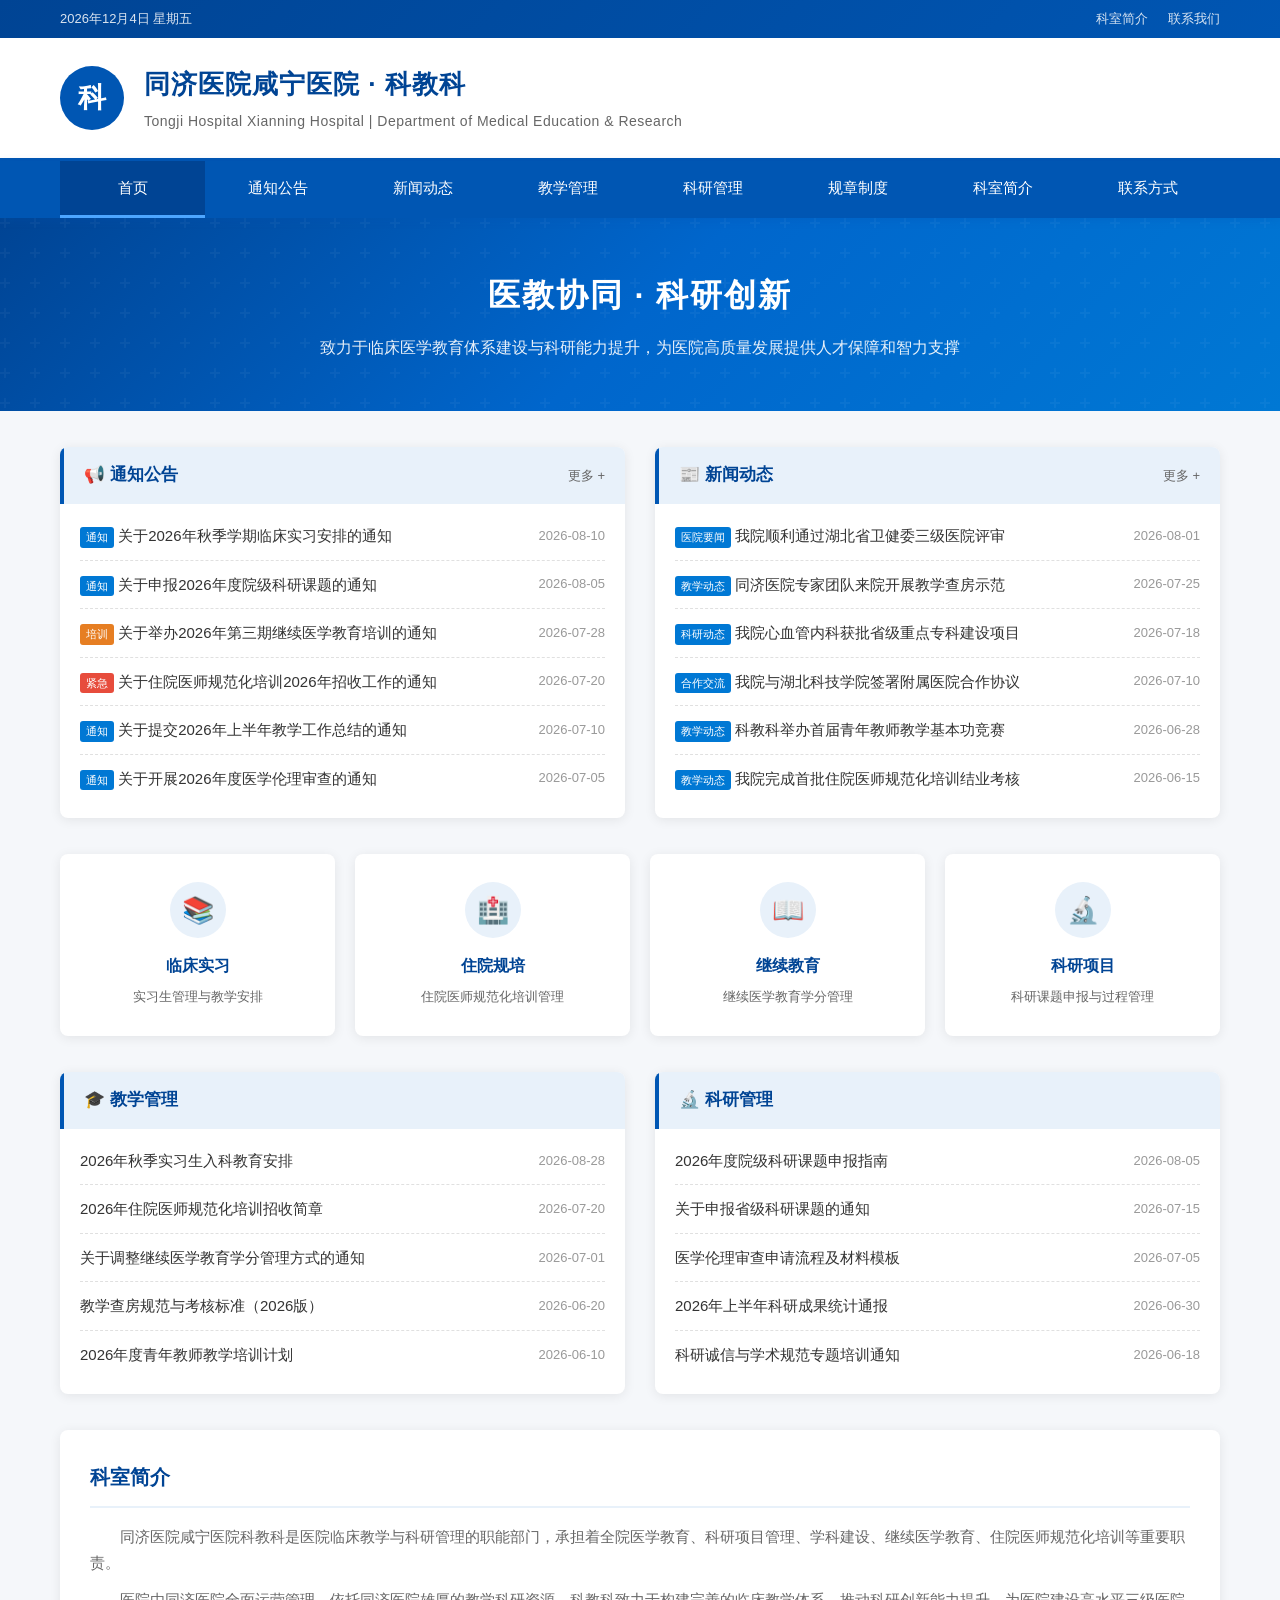
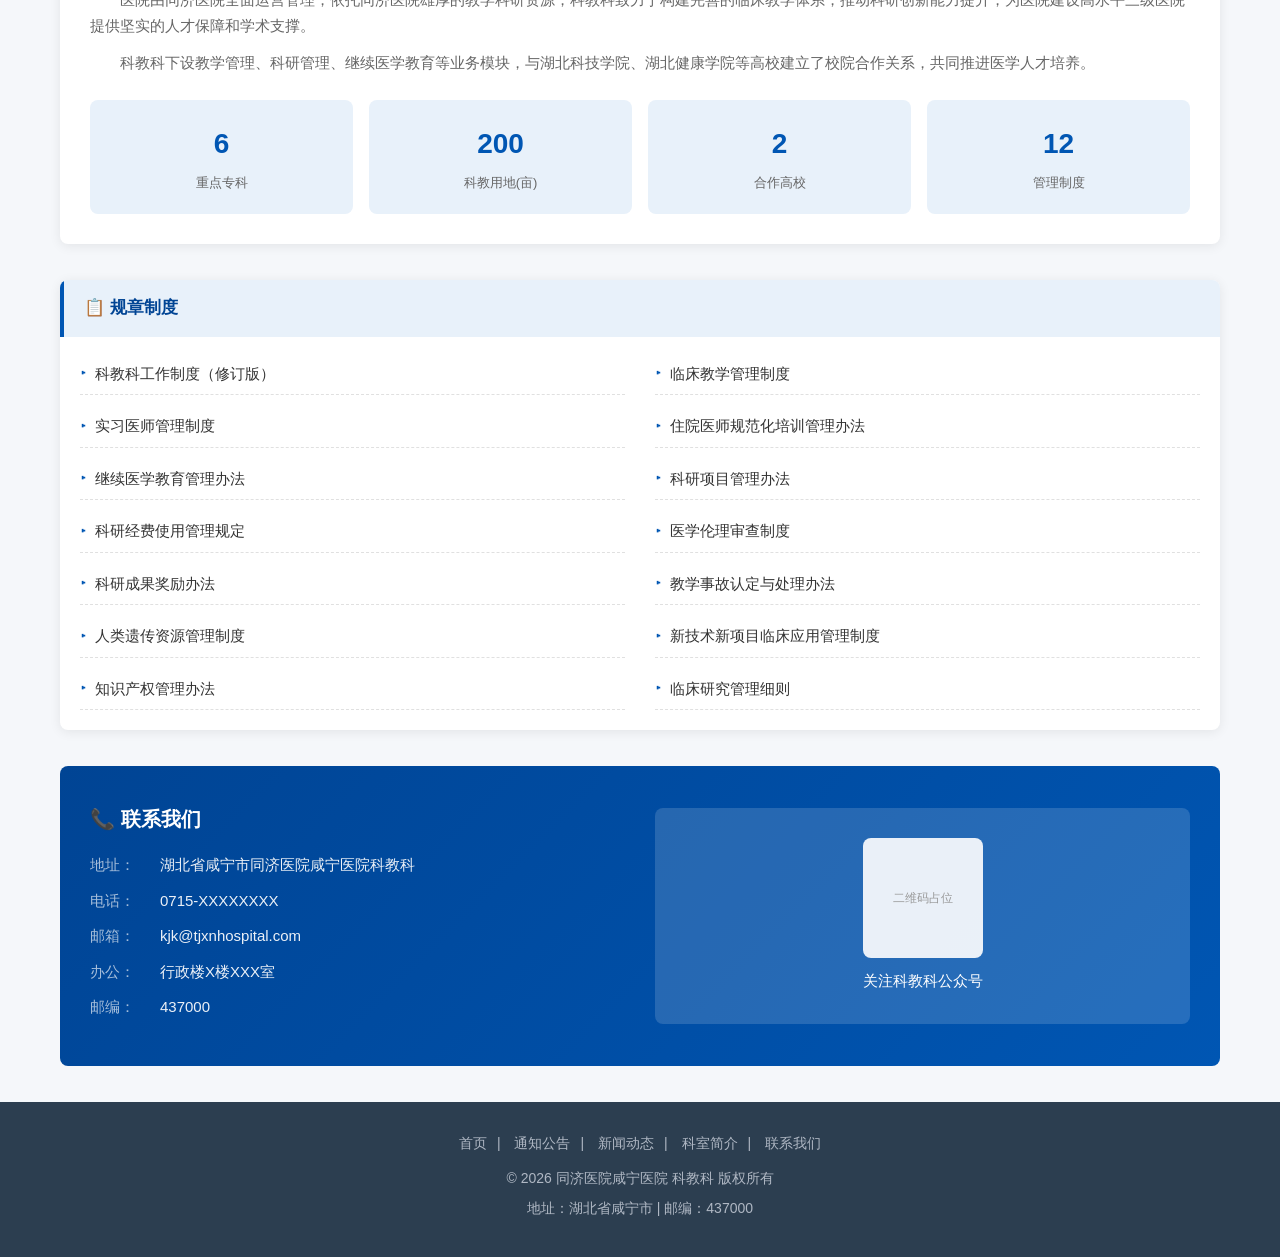
<file: index.html>
<!DOCTYPE html>
<html lang="zh-CN">
<head>
    <meta charset="UTF-8">
    <meta name="viewport" content="width=device-width, initial-scale=1.0">
    <title>同济医院咸宁医院 | 科教科</title>
    <style>
        /* ===== 全局样式 ===== */
        * {
            margin: 0;
            padding: 0;
            box-sizing: border-box;
        }

        :root {
            --primary: #0056b3;
            --primary-light: #0078d4;
            --primary-dark: #004494;
            --accent: #e8f1fa;
            --text: #333;
            --text-light: #666;
            --text-lighter: #999;
            --bg: #f5f7fa;
            --white: #fff;
            --border: #e0e0e0;
            --shadow: 0 2px 12px rgba(0,0,0,0.08);
            --radius: 8px;
        }

        body {
            font-family: "Microsoft YaHei", "PingFang SC", "Helvetica Neue", Arial, sans-serif;
            background: var(--bg);
            color: var(--text);
            line-height: 1.7;
            font-size: 15px;
        }

        a {
            text-decoration: none;
            color: var(--primary);
            transition: color 0.2s;
        }

        a:hover {
            color: var(--primary-dark);
        }

        ul {
            list-style: none;
        }

        .container {
            max-width: 1200px;
            margin: 0 auto;
            padding: 0 20px;
        }

        /* ===== 顶部横幅 ===== */
        .top-bar {
            background: linear-gradient(135deg, var(--primary-dark), var(--primary));
            color: var(--white);
            padding: 8px 0;
            font-size: 13px;
        }

        .top-bar .container {
            display: flex;
            justify-content: space-between;
            align-items: center;
            flex-wrap: wrap;
            gap: 6px;
        }

        .top-bar .date {
            opacity: 0.85;
        }

        .top-bar .quick-links a {
            color: var(--white);
            opacity: 0.85;
            margin-left: 16px;
        }

        .top-bar .quick-links a:hover {
            opacity: 1;
        }

        /* ===== 网站头部 ===== */
        .header {
            background: var(--white);
            padding: 24px 0;
            border-bottom: 3px solid var(--primary);
        }

        .header .container {
            display: flex;
            align-items: center;
            gap: 20px;
        }

        .header .logo {
            width: 64px;
            height: 64px;
            background: var(--primary);
            border-radius: 50%;
            display: flex;
            align-items: center;
            justify-content: center;
            color: var(--white);
            font-size: 28px;
            font-weight: bold;
            flex-shrink: 0;
        }

        .header .title-wrap h1 {
            font-size: 26px;
            color: var(--primary-dark);
            font-weight: 700;
            letter-spacing: 1px;
        }

        .header .title-wrap .subtitle {
            font-size: 14px;
            color: var(--text-light);
            margin-top: 4px;
            letter-spacing: 0.5px;
        }

        /* ===== 导航栏 ===== */
        .nav {
            background: var(--primary);
            position: sticky;
            top: 0;
            z-index: 100;
            box-shadow: 0 2px 8px rgba(0,86,179,0.25);
        }

        .nav ul {
            display: flex;
            list-style: none;
        }

        .nav ul li {
            flex: 1;
            text-align: center;
        }

        .nav ul li a {
            display: block;
            padding: 14px 8px;
            color: var(--white);
            font-size: 15px;
            font-weight: 500;
            transition: background 0.2s;
            border-bottom: 3px solid transparent;
        }

        .nav ul li a:hover,
        .nav ul li a.active {
            background: var(--primary-dark);
            border-bottom-color: #4da6ff;
        }

        .nav-toggle {
            display: none;
            background: none;
            border: none;
            color: var(--white);
            font-size: 24px;
            cursor: pointer;
            padding: 10px 16px;
        }

        /* ===== 横幅图 ===== */
        .banner {
            background: linear-gradient(135deg, #004494 0%, #0066cc 50%, #0078d4 100%);
            color: var(--white);
            padding: 50px 0;
            text-align: center;
            position: relative;
            overflow: hidden;
        }

        .banner::before {
            content: "";
            position: absolute;
            top: 0; left: 0; right: 0; bottom: 0;
            background: url("data:image/svg+xml,%3Csvg xmlns='http://www.w3.org/2000/svg' width='60' height='60' viewBox='0 0 60 60'%3E%3Cg fill='none' fill-rule='evenodd'%3E%3Cg fill='%23ffffff' fill-opacity='0.04'%3E%3Cpath d='M36 34v-4h-2v4h-4v2h4v4h2v-4h4v-2h-4zm0-30V0h-2v4h-4v2h4v4h2V6h4V4h-4zM6 34v-4H4v4H0v2h4v4h2v-4h4v-2H6zM6 4V0H4v4H0v2h4v4h2V6h4V4H6z'/%3E%3C/g%3E%3C/g%3E%3C/svg%3E");
        }

        .banner .container {
            position: relative;
            z-index: 1;
        }

        .banner h2 {
            font-size: 32px;
            margin-bottom: 12px;
            letter-spacing: 2px;
        }

        .banner p {
            font-size: 16px;
            opacity: 0.9;
            max-width: 700px;
            margin: 0 auto;
        }

        /* ===== 主体内容区域 ===== */
        .main-content {
            padding: 36px 0;
        }

        .section-grid {
            display: grid;
            grid-template-columns: 1fr 1fr;
            gap: 30px;
            margin-bottom: 36px;
        }

        /* ===== 栏目卡片 ===== */
        .section-card {
            background: var(--white);
            border-radius: var(--radius);
            box-shadow: var(--shadow);
            overflow: hidden;
        }

        .section-card .card-header {
            background: var(--accent);
            padding: 14px 20px;
            border-left: 4px solid var(--primary);
            display: flex;
            justify-content: space-between;
            align-items: center;
        }

        .section-card .card-header h3 {
            font-size: 17px;
            color: var(--primary-dark);
            font-weight: 600;
        }

        .section-card .card-header .more {
            font-size: 13px;
            color: var(--text-light);
        }

        .section-card .card-body {
            padding: 8px 20px 16px;
        }

        /* ===== 列表项 ===== */
        .news-list li {
            padding: 11px 0;
            border-bottom: 1px dashed var(--border);
            display: flex;
            justify-content: space-between;
            align-items: center;
            gap: 12px;
            cursor: pointer;
            transition: padding-left 0.2s;
        }

        .news-list li:hover {
            padding-left: 6px;
        }

        .news-list li:last-child {
            border-bottom: none;
        }

        .news-list li .item-title {
            flex: 1;
            overflow: hidden;
            text-overflow: ellipsis;
            white-space: nowrap;
            color: var(--text);
        }

        .news-list li:hover .item-title {
            color: var(--primary);
        }

        .news-list li .item-tag {
            display: inline-block;
            font-size: 11px;
            padding: 1px 6px;
            border-radius: 3px;
            color: var(--white);
            background: var(--primary-light);
            flex-shrink: 0;
        }

        .news-list li .item-tag.urgent {
            background: #e74c3c;
        }

        .news-list li .item-tag.notice {
            background: #e67e22;
        }

        .news-list li .item-date {
            font-size: 13px;
            color: var(--text-lighter);
            flex-shrink: 0;
            white-space: nowrap;
        }

        /* ===== 全宽栏目 ===== */
        .full-width-section {
            margin-bottom: 36px;
        }

        /* ===== 教学科研栏目卡片 ===== */
        .feature-grid {
            display: grid;
            grid-template-columns: repeat(4, 1fr);
            gap: 20px;
            margin-bottom: 36px;
        }

        .feature-card {
            background: var(--white);
            border-radius: var(--radius);
            box-shadow: var(--shadow);
            padding: 28px 20px;
            text-align: center;
            transition: transform 0.2s, box-shadow 0.2s;
            cursor: pointer;
        }

        .feature-card:hover {
            transform: translateY(-4px);
            box-shadow: 0 6px 20px rgba(0,86,179,0.15);
        }

        .feature-card .icon {
            width: 56px;
            height: 56px;
            margin: 0 auto 14px;
            background: var(--accent);
            border-radius: 50%;
            display: flex;
            align-items: center;
            justify-content: center;
            font-size: 26px;
        }

        .feature-card h4 {
            font-size: 16px;
            color: var(--primary-dark);
            margin-bottom: 8px;
        }

        .feature-card p {
            font-size: 13px;
            color: var(--text-light);
            line-height: 1.6;
        }

        /* ===== 科室简介 ===== */
        .intro-section {
            background: var(--white);
            border-radius: var(--radius);
            box-shadow: var(--shadow);
            padding: 30px;
            margin-bottom: 36px;
        }

        .intro-section h3 {
            font-size: 20px;
            color: var(--primary-dark);
            margin-bottom: 16px;
            padding-bottom: 12px;
            border-bottom: 2px solid var(--accent);
        }

        .intro-section p {
            color: var(--text-light);
            margin-bottom: 12px;
            text-indent: 2em;
        }

        .intro-stats {
            display: grid;
            grid-template-columns: repeat(4, 1fr);
            gap: 16px;
            margin-top: 24px;
        }

        .intro-stats .stat-item {
            text-align: center;
            padding: 20px 10px;
            background: var(--accent);
            border-radius: var(--radius);
        }

        .intro-stats .stat-item .num {
            font-size: 28px;
            font-weight: 700;
            color: var(--primary);
        }

        .intro-stats .stat-item .label {
            font-size: 13px;
            color: var(--text-light);
            margin-top: 4px;
        }

        /* ===== 规章制度列表 ===== */
        .regulation-list {
            display: grid;
            grid-template-columns: 1fr 1fr;
            gap: 10px 30px;
        }

        .regulation-list li {
            padding: 8px 0;
            border-bottom: 1px dashed var(--border);
            display: flex;
            align-items: center;
            gap: 8px;
            cursor: pointer;
        }

        .regulation-list li:hover {
            color: var(--primary);
        }

        .regulation-list li::before {
            content: "▸";
            color: var(--primary);
            font-size: 14px;
        }

        /* ===== 联系方式 ===== */
        .contact-section {
            background: linear-gradient(135deg, var(--primary-dark), var(--primary));
            color: var(--white);
            border-radius: var(--radius);
            padding: 36px 30px;
            display: grid;
            grid-template-columns: 1fr 1fr;
            gap: 30px;
            align-items: center;
        }

        .contact-section h3 {
            font-size: 20px;
            margin-bottom: 16px;
        }

        .contact-section .contact-item {
            margin-bottom: 10px;
            font-size: 15px;
            opacity: 0.92;
        }

        .contact-section .contact-item .label {
            display: inline-block;
            width: 70px;
            opacity: 0.7;
        }

        .contact-section .qr-placeholder {
            background: rgba(255,255,255,0.15);
            border-radius: var(--radius);
            padding: 30px;
            text-align: center;
        }

        .contact-section .qr-placeholder .qr-box {
            width: 120px;
            height: 120px;
            background: rgba(255,255,255,0.9);
            border-radius: 8px;
            margin: 0 auto 10px;
            display: flex;
            align-items: center;
            justify-content: center;
            color: var(--text-lighter);
            font-size: 12px;
        }

        /* ===== 底部 ===== */
        .footer {
            background: #2c3e50;
            color: #b0b8c4;
            padding: 30px 0;
            text-align: center;
            font-size: 14px;
        }

        .footer p {
            margin-bottom: 6px;
        }

        .footer .footer-links {
            margin-bottom: 12px;
        }

        .footer .footer-links a {
            color: #b0b8c4;
            margin: 0 10px;
        }

        .footer .footer-links a:hover {
            color: var(--white);
        }

        /* ===== 模态框 ===== */
        .modal-overlay {
            display: none;
            position: fixed;
            top: 0; left: 0; right: 0; bottom: 0;
            background: rgba(0,0,0,0.5);
            z-index: 1000;
            justify-content: center;
            align-items: flex-start;
            padding: 60px 20px;
            overflow-y: auto;
        }

        .modal-overlay.active {
            display: flex;
        }

        .modal {
            background: var(--white);
            border-radius: var(--radius);
            max-width: 700px;
            width: 100%;
            padding: 36px;
            position: relative;
            animation: modalIn 0.25s ease;
        }

        @keyframes modalIn {
            from { opacity: 0; transform: translateY(-20px); }
            to { opacity: 1; transform: translateY(0); }
        }

        .modal .close-btn {
            position: absolute;
            top: 12px;
            right: 16px;
            font-size: 24px;
            color: var(--text-lighter);
            cursor: pointer;
            background: none;
            border: none;
            line-height: 1;
        }

        .modal .close-btn:hover {
            color: var(--text);
        }

        .modal h3 {
            font-size: 20px;
            color: var(--primary-dark);
            margin-bottom: 8px;
            padding-right: 30px;
        }

        .modal .modal-meta {
            font-size: 13px;
            color: var(--text-lighter);
            margin-bottom: 20px;
            padding-bottom: 12px;
            border-bottom: 1px solid var(--border);
        }

        .modal .modal-body {
            color: var(--text);
            line-height: 1.9;
        }

        .modal .modal-body p {
            margin-bottom: 12px;
        }

        /* ===== 响应式 ===== */
        @media (max-width: 768px) {
            .nav ul {
                display: none;
                flex-direction: column;
            }

            .nav ul.active {
                display: flex;
            }

            .nav-toggle {
                display: block;
                width: 100%;
                text-align: left;
            }

            .header .container {
                flex-direction: column;
                text-align: center;
            }

            .banner h2 {
                font-size: 24px;
            }

            .section-grid {
                grid-template-columns: 1fr;
            }

            .feature-grid {
                grid-template-columns: repeat(2, 1fr);
            }

            .intro-stats {
                grid-template-columns: repeat(2, 1fr);
            }

            .regulation-list {
                grid-template-columns: 1fr;
            }

            .contact-section {
                grid-template-columns: 1fr;
                text-align: center;
            }

            .contact-section .contact-item .label {
                width: auto;
            }
        }
    </style>
</head>
<body>

    <!-- ===== 顶部横幅 ===== -->
    <div class="top-bar">
        <div class="container">
            <span class="date" id="currentDate"></span>
            <div class="quick-links">
                <a href="#intro">科室简介</a>
                <a href="#contact">联系我们</a>
            </div>
        </div>
    </div>

    <!-- ===== 网站头部 ===== -->
    <div class="header">
        <div class="container">
            <div class="logo">科</div>
            <div class="title-wrap">
                <h1>同济医院咸宁医院 · 科教科</h1>
                <div class="subtitle">Tongji Hospital Xianning Hospital | Department of Medical Education &amp; Research</div>
            </div>
        </div>
    </div>

    <!-- ===== 导航栏 ===== -->
    <nav class="nav">
        <div class="container">
            <button class="nav-toggle" onclick="toggleNav()">☰ 菜单</button>
            <ul id="navMenu">
                <li><a href="#home" class="active" onclick="scrollToSection('home')">首页</a></li>
                <li><a href="#notice" onclick="scrollToSection('notice')">通知公告</a></li>
                <li><a href="#news" onclick="scrollToSection('news')">新闻动态</a></li>
                <li><a href="#teaching" onclick="scrollToSection('teaching')">教学管理</a></li>
                <li><a href="#research" onclick="scrollToSection('research')">科研管理</a></li>
                <li><a href="#regulations" onclick="scrollToSection('regulations')">规章制度</a></li>
                <li><a href="#intro" onclick="scrollToSection('intro')">科室简介</a></li>
                <li><a href="#contact" onclick="scrollToSection('contact')">联系方式</a></li>
            </ul>
        </div>
    </nav>

    <!-- ===== 横幅 ===== -->
    <div class="banner" id="home">
        <div class="container">
            <h2>医教协同 · 科研创新</h2>
            <p>致力于临床医学教育体系建设与科研能力提升，为医院高质量发展提供人才保障和智力支撑</p>
        </div>
    </div>

    <!-- ===== 主体内容 ===== -->
    <div class="main-content">
        <div class="container">

            <!-- ===== 通知公告 + 新闻动态 ===== -->
            <div class="section-grid" id="notice">
                <!-- 通知公告 -->
                <div class="section-card">
                    <div class="card-header">
                        <h3>📢 通知公告</h3>
                        <a href="#" class="more">更多 +</a>
                    </div>
                    <div class="card-body">
                        <ul class="news-list" id="noticeList"></ul>
                    </div>
                </div>

                <!-- 新闻动态 -->
                <div class="section-card" id="news">
                    <div class="card-header">
                        <h3>📰 新闻动态</h3>
                        <a href="#" class="more">更多 +</a>
                    </div>
                    <div class="card-body">
                        <ul class="news-list" id="newsList"></ul>
                    </div>
                </div>
            </div>

            <!-- ===== 教学科研快捷入口 ===== -->
            <div class="feature-grid" id="teaching">
                <div class="feature-card" onclick="scrollToSection('teaching')">
                    <div class="icon">📚</div>
                    <h4>临床实习</h4>
                    <p>实习生管理与教学安排</p>
                </div>
                <div class="feature-card" onclick="scrollToSection('teaching')">
                    <div class="icon">🏥</div>
                    <h4>住院规培</h4>
                    <p>住院医师规范化培训管理</p>
                </div>
                <div class="feature-card" onclick="scrollToSection('teaching')">
                    <div class="icon">📖</div>
                    <h4>继续教育</h4>
                    <p>继续医学教育学分管理</p>
                </div>
                <div class="feature-card" onclick="scrollToSection('research')">
                    <div class="icon">🔬</div>
                    <h4>科研项目</h4>
                    <p>科研课题申报与过程管理</p>
                </div>
            </div>

            <!-- ===== 教学管理 + 科研管理 ===== -->
            <div class="section-grid">
                <!-- 教学管理 -->
                <div class="section-card">
                    <div class="card-header">
                        <h3>🎓 教学管理</h3>
                    </div>
                    <div class="card-body">
                        <ul class="news-list" id="teachingList"></ul>
                    </div>
                </div>

                <!-- 科研管理 -->
                <div class="section-card" id="research">
                    <div class="card-header">
                        <h3>🔬 科研管理</h3>
                    </div>
                    <div class="card-body">
                        <ul class="news-list" id="researchList"></ul>
                    </div>
                </div>
            </div>

            <!-- ===== 科室简介 ===== -->
            <div class="intro-section" id="intro">
                <h3>科室简介</h3>
                <p>同济医院咸宁医院科教科是医院临床教学与科研管理的职能部门，承担着全院医学教育、科研项目管理、学科建设、继续医学教育、住院医师规范化培训等重要职责。</p>
                <p>医院由同济医院全面运营管理，依托同济医院雄厚的教学科研资源，科教科致力于构建完善的临床教学体系，推动科研创新能力提升，为医院建设高水平三级医院提供坚实的人才保障和学术支撑。</p>
                <p>科教科下设教学管理、科研管理、继续医学教育等业务模块，与湖北科技学院、湖北健康学院等高校建立了校院合作关系，共同推进医学人才培养。</p>
                <div class="intro-stats">
                    <div class="stat-item">
                        <div class="num">6</div>
                        <div class="label">重点专科</div>
                    </div>
                    <div class="stat-item">
                        <div class="num">200</div>
                        <div class="label">科教用地(亩)</div>
                    </div>
                    <div class="stat-item">
                        <div class="num">2</div>
                        <div class="label">合作高校</div>
                    </div>
                    <div class="stat-item">
                        <div class="num">12</div>
                        <div class="label">管理制度</div>
                    </div>
                </div>
            </div>

            <!-- ===== 规章制度 ===== -->
            <div class="section-card full-width-section" id="regulations">
                <div class="card-header">
                    <h3>📋 规章制度</h3>
                </div>
                <div class="card-body" style="padding: 16px 20px 20px;">
                    <ul class="regulation-list" id="regulationList"></ul>
                </div>
            </div>

            <!-- ===== 联系方式 ===== -->
            <div class="contact-section" id="contact">
                <div>
                    <h3>📞 联系我们</h3>
                    <div class="contact-item"><span class="label">地址：</span>湖北省咸宁市同济医院咸宁医院科教科</div>
                    <div class="contact-item"><span class="label">电话：</span>0715-XXXXXXXX</div>
                    <div class="contact-item"><span class="label">邮箱：</span>kjk@tjxnhospital.com</div>
                    <div class="contact-item"><span class="label">办公：</span>行政楼X楼XXX室</div>
                    <div class="contact-item"><span class="label">邮编：</span>437000</div>
                </div>
                <div class="qr-placeholder">
                    <div class="qr-box">二维码占位</div>
                    <p>关注科教科公众号</p>
                </div>
            </div>

        </div>
    </div>

    <!-- ===== 底部 ===== -->
    <footer class="footer">
        <div class="container">
            <div class="footer-links">
                <a href="#home">首页</a>|
                <a href="#notice">通知公告</a>|
                <a href="#news">新闻动态</a>|
                <a href="#intro">科室简介</a>|
                <a href="#contact">联系我们</a>
            </div>
            <p>© 2026 同济医院咸宁医院 科教科 版权所有</p>
            <p>地址：湖北省咸宁市 | 邮编：437000</p>
        </div>
    </footer>

    <!-- ===== 模态框 ===== -->
    <div class="modal-overlay" id="modalOverlay" onclick="closeModal(event)">
        <div class="modal" onclick="event.stopPropagation()">
            <button class="close-btn" onclick="closeModal()">×</button>
            <h3 id="modalTitle"></h3>
            <div class="modal-meta" id="modalMeta"></div>
            <div class="modal-body" id="modalBody"></div>
        </div>
    </div>

    <!-- ===== JavaScript ===== -->
    <script>
        // ===== 示例数据 =====
        const notices = [
            {
                title: "关于2026年秋季学期临床实习安排的通知",
                tag: "通知",
                tagClass: "",
                date: "2026-08-10",
                content: "各科室、各位实习生：\n\n2026年秋季学期临床实习工作即将开始。现将有关安排通知如下：\n\n一、实习时间：2026年9月1日至2027年1月15日\n\n二、实习科室轮转安排已发布，请各位同学登录系统查询。\n\n三、入科教育定于2026年8月28日下午14:00在学术报告厅举行，全体实习生务必参加。\n\n四、请各科室教学秘书于8月25日前完成实习带教教师 assignments 确认。\n\n联系人：张老师 电话：0715-XXXXXXXX"
            },
            {
                title: "关于申报2026年度院级科研课题的通知",
                tag: "通知",
                tagClass: "",
                date: "2026-08-05",
                content: "各科室：\n\n为促进医院科研发展，现启动2026年度院级科研课题申报工作。\n\n一、申报条件：全院在职医务人员均可申报，鼓励青年医师积极参与。\n\n二、资助额度：一般课题5万元，重点课题10万元。\n\n三、申报截止日期：2026年9月15日。\n\n四、申报材料请提交至科教科，电子版发送至邮箱。\n\n五、选题应围绕临床实际问题，鼓励多学科联合攻关。"
            },
            {
                title: "关于举办2026年第三期继续医学教育培训的通知",
                tag: "培训",
                tagClass: "notice",
                date: "2026-07-28",
                content: "各科室医务人员：\n\n定于2026年8月20日举办2026年第三期继续医学教育培训，现将有关事项通知如下：\n\n一、培训主题：心血管疾病诊疗新进展\n\n二、培训时间：2026年8月20日 14:00-17:00\n\n三、培训地点：医院学术报告厅\n\n四、授课专家：同济医院心血管内科教授团队\n\n五、学分授予：参加培训并考核合格者授予继续医学教育学分\n\n请各科室组织人员积极参加。"
            },
            {
                title: "关于住院医师规范化培训2026年招收工作的通知",
                tag: "紧急",
                tagClass: "urgent",
                date: "2026-07-20",
                content: "各相关科室：\n\n2026年度住院医师规范化培训招收工作正式启动。\n\n一、招收专业：内科、外科、急诊科、麻醉科等。\n\n二、报名时间：2026年7月20日至8月20日。\n\n三、报名方式：登录湖北省住院医师规范化培训管理系统在线报名。\n\n四、面试时间：另行通知。\n\n五、联系人：李老师 0715-XXXXXXXX"
            },
            {
                title: "关于提交2026年上半年教学工作总结的通知",
                tag: "通知",
                tagClass: "",
                date: "2026-07-10",
                content: "各科室：\n\n请各科室教学秘书于2026年7月25日前将2026年上半年教学工作总结（含实习带教、教学查房、病例讨论、小讲课等开展情况）电子版提交至科教科。\n\n总结应包括：工作完成情况、存在问题、下半年计划。\n\n联系人：张老师"
            },
            {
                title: "关于开展2026年度医学伦理审查的通知",
                tag: "通知",
                tagClass: "",
                date: "2026-07-05",
                content: "各科室：\n\n凡涉及人体研究的科研项目，均须通过医院医学伦理委员会审查。\n\n一、请需要开展临床研究的同志提前准备伦理审查申请材料。\n\n二、伦理审查会议每月最后一个周五召开。\n\n三、申请材料模板请在科教科领取或从本网站规章制度栏目下载。\n\n四、联系人：王老师"
            }
        ];

        const newsItems = [
            {
                title: "我院顺利通过湖北省卫健委三级医院评审",
                tag: "医院要闻",
                tagClass: "",
                date: "2026-08-01",
                content: "近日，湖北省卫健委组织专家组对我院进行了三级医院评审。经过严格评审，我院各项指标均达到三级医院标准，顺利通过评审。\n\n这标志着我院正式迈入三级医院行列，为医院未来发展奠定了坚实基础。科教科将以此次评审为契机，进一步加强教学科研管理，推动医院高质量发展。"
            },
            {
                title: "同济医院专家团队来院开展教学查房示范",
                tag: "教学动态",
                tagClass: "",
                date: "2026-07-25",
                content: "2026年7月25日，同济医院派驻的心血管内科专家团队在我院开展教学查房示范活动。\n\n专家们以疑难病例为切入点，从病史采集、体格检查、诊断思路、治疗方案等方面进行了系统讲解和规范演示，全院青年医师及实习生共40余人参加学习。\n\n此次活动有效提升了临床医师的诊疗思维和教学能力。"
            },
            {
                title: "我院心血管内科获批省级重点专科建设项目",
                tag: "科研动态",
                tagClass: "",
                date: "2026-07-18",
                content: "近日，我院心血管内科获批湖北省省级重点专科建设项目，这是我院学科建设取得的重大突破。\n\n心血管内科作为医院六大重点专科之一，在同济医院专家团队的全程指导下，重点发展冠心病介入、心律失常射频消融、心力衰竭救治等亚专业方向。\n\n科教科将全力支持心内科建设，力争早日通过省级重点专科验收。"
            },
            {
                title: "我院与湖北科技学院签署附属医院合作协议",
                tag: "合作交流",
                tagClass: "",
                date: "2026-07-10",
                content: "2026年7月10日，我院与湖北科技学院正式签署附属医院合作协议。\n\n根据协议，双方将在临床教学、科研合作、人才培养等方面开展深度合作。我院将成为湖北科技学院临床教学基地，承担临床医学专业学生的见习和实习任务。\n\n此举将进一步促进我院临床教学水平的提升。"
            },
            {
                title: "科教科举办首届青年教师教学基本功竞赛",
                tag: "教学动态",
                tagClass: "",
                date: "2026-06-28",
                content: "为提升临床教师教学能力，科教科于6月28日举办了首届青年教师教学基本功竞赛。\n\n来自各科室的12名青年医师参加了比赛，竞赛分为教案设计、课堂教学和教学反思三个环节。\n\n经过激烈角逐，心血管内科张医生荣获一等奖。比赛有效促进了青年教师教学能力的提升。"
            },
            {
                title: "我院完成首批住院医师规范化培训结业考核",
                tag: "教学动态",
                tagClass: "",
                date: "2026-06-15",
                content: "2026年6月15日，我院首批住院医师规范化培训学员顺利通过结业考核。\n\n本次考核包括理论考试和临床技能操作两部分，考核合格率100%。\n\n这标志着我院住院医师规范化培训工作取得了阶段性成果，为后续培训工作积累了宝贵经验。"
            }
        ];

        const teachingItems = [
            { title: "2026年秋季实习生入科教育安排", date: "2026-08-28", content: "入科教育将于8月28日14:00在学术报告厅举行，内容包括医院文化介绍、医疗核心制度、院感防控、医疗安全等。" },
            { title: "2026年住院医师规范化培训招收简章", date: "2026-07-20", content: "本年度规培招收内科、外科、急诊科、麻醉科等专业，报名截止8月20日。" },
            { title: "关于调整继续医学教育学分管理方式的通知", date: "2026-07-01", content: "根据国家卫健委继教新规，继续医学教育实行25学分（90学时）总量控制，不再区分I类/II类学分。" },
            { title: "教学查房规范与考核标准（2026版）", date: "2026-06-20", content: "新版教学查房规范已发布，请各科室教学秘书下载学习并严格执行。" },
            { title: "2026年度青年教师教学培训计划", date: "2026-06-10", content: "本年度计划开展4期青年教师教学能力培训，涵盖教学法、教案设计、课件制作等内容。" }
        ];

        const researchItems = [
            { title: "2026年度院级科研课题申报指南", date: "2026-08-05", content: "院级科研课题申报已启动，一般课题资助5万元，重点课题资助10万元，截止日期9月15日。" },
            { title: "关于申报省级科研课题的通知", date: "2026-07-15", content: "湖北省卫健委科研课题申报通知已转发各科室，请有意申报者于8月30日前提交材料。" },
            { title: "医学伦理审查申请流程及材料模板", date: "2026-07-05", content: "伦理审查每月最后一个周五召开，请提前准备申请材料。模板可在规章制度栏目下载。" },
            { title: "2026年上半年科研成果统计通报", date: "2026-06-30", content: "2026年上半年全院共发表论文12篇，其中SCI论文3篇；申报专利2项；获批课题4项。" },
            { title: "科研诚信与学术规范专题培训通知", date: "2026-06-18", content: "定于7月5日举办科研诚信专题培训，全院具有中级及以上职称人员参加。" }
        ];

        const regulations = [
            "科教科工作制度（修订版）",
            "临床教学管理制度",
            "实习医师管理制度",
            "住院医师规范化培训管理办法",
            "继续医学教育管理办法",
            "科研项目管理办法",
            "科研经费使用管理规定",
            "医学伦理审查制度",
            "科研成果奖励办法",
            "教学事故认定与处理办法",
            "人类遗传资源管理制度",
            "新技术新项目临床应用管理制度",
            "知识产权管理办法",
            "临床研究管理细则"
        ];

        // ===== 渲染列表 =====
        function renderList(containerId, items, hasTag) {
            const container = document.getElementById(containerId);
            container.innerHTML = items.map((item, idx) => `
                <li onclick="openModal(${JSON.stringify(item).replace(/"/g, '&quot;')})">
                    <span class="item-title">
                        ${hasTag && item.tag ? `<span class="item-tag ${item.tagClass}">${item.tag}</span>` : ''}
                        ${item.title}
                    </span>
                    <span class="item-date">${item.date}</span>
                </li>
            `).join('');
        }

        renderList('noticeList', notices, true);
        renderList('newsList', newsItems, true);
        renderList('teachingList', teachingItems, false);
        renderList('researchList', researchItems, false);

        // 渲染规章制度
        document.getElementById('regulationList').innerHTML = regulations.map(r => `<li>${r}</li>`).join('');

        // ===== 模态框 =====
        function openModal(item) {
            if (typeof item === 'string') item = JSON.parse(item);
            document.getElementById('modalTitle').textContent = item.title;
            document.getElementById('modalMeta').textContent = `发布日期：${item.date}`;
            document.getElementById('modalBody').innerHTML = (item.content || '').split('\n').map(p => `<p>${p}</p>`).join('');
            document.getElementById('modalOverlay').classList.add('active');
            document.body.style.overflow = 'hidden';
        }

        function closeModal(e) {
            if (e && e.target !== document.getElementById('modalOverlay')) return;
            document.getElementById('modalOverlay').classList.remove('active');
            document.body.style.overflow = '';
        }

        // ===== 导航 =====
        function scrollToSection(id) {
            const el = document.getElementById(id);
            if (el) {
                const offset = 60;
                const top = el.getBoundingClientRect().top + window.pageYOffset - offset;
                window.scrollTo({ top, behavior: 'smooth' });
            }
            // 关闭移动端菜单
            document.getElementById('navMenu').classList.remove('active');
            // 更新active状态
            document.querySelectorAll('.nav ul li a').forEach(a => a.classList.remove('active'));
            event && event.target && event.target.classList.add('active');
        }

        function toggleNav() {
            document.getElementById('navMenu').classList.toggle('active');
        }

        // ESC关闭模态框
        document.addEventListener('keydown', function(e) {
            if (e.key === 'Escape') closeModal();
        });

        // ===== 日期显示 =====
        const days = ['日','一','二','三','四','五','六'];
        const now = new Date();
        document.getElementById('currentDate').textContent =
            `${now.getFullYear()}年${now.getMonth()+1}月${now.getDate()}日 星期${days[now.getDay()]}`;
    </script>

</body>
</html>
</file>
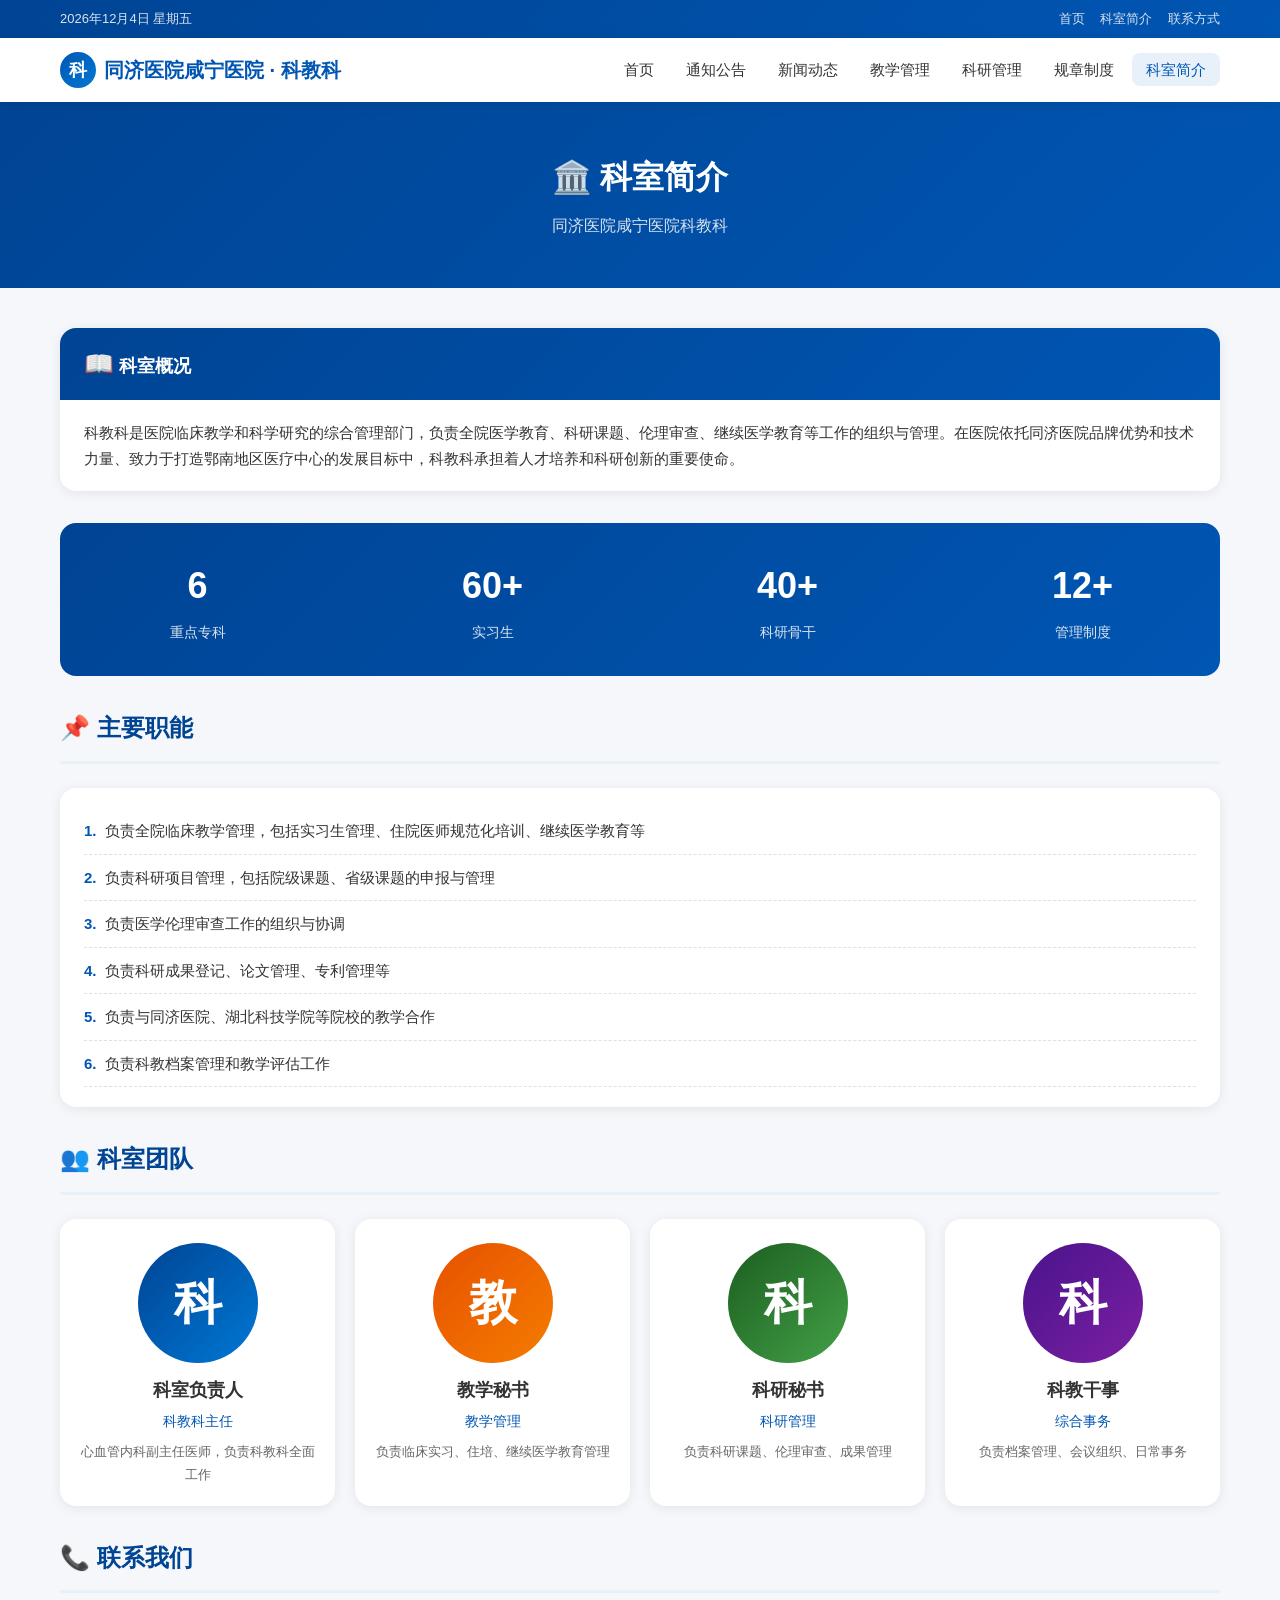
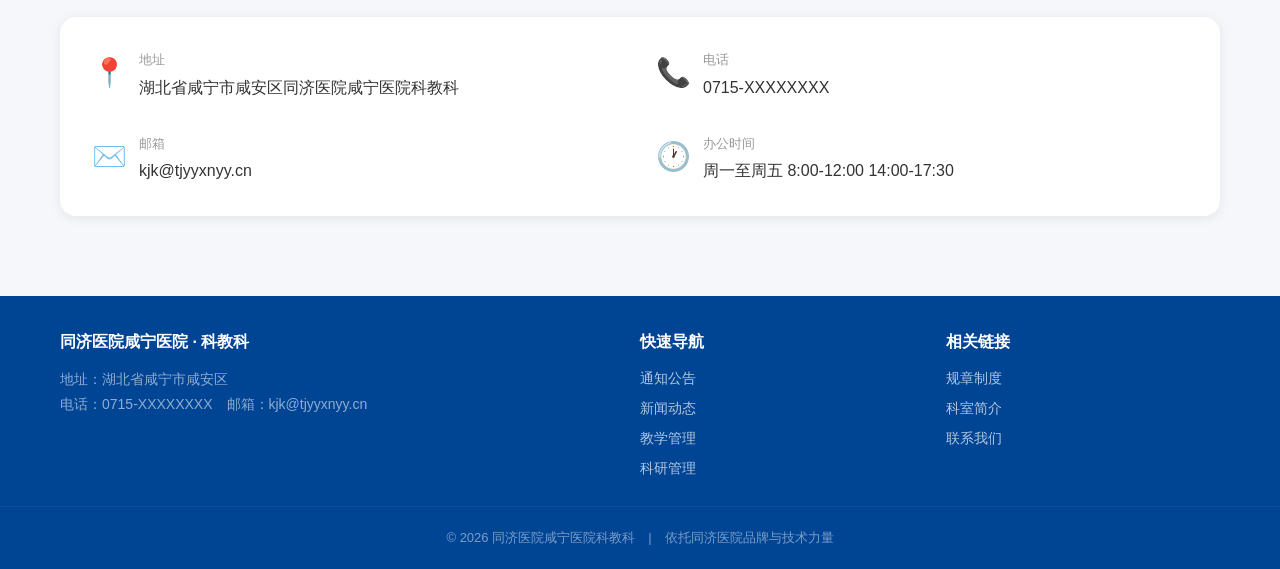
<file: about.html>
<!DOCTYPE html>
<html lang="zh-CN">
<head>
    <meta charset="UTF-8">
    <meta name="viewport" content="width=device-width, initial-scale=1.0">
    <title>科室简介 | 同济医院咸宁医院科教科</title>
    <link rel="stylesheet" href="style.css">
</head>
<body>

    <div class="top-bar">
        <div class="container">
            <span class="date" id="currentDate"></span>
            <div class="quick-links">
                <a href="index.html">首页</a>
                <a href="about.html">科室简介</a>
                <a href="contact.html">联系方式</a>
            </div>
        </div>
    </div>

    <nav class="navbar">
        <div class="container">
            <a href="index.html" class="nav-brand">
                <span class="logo">科</span>
                <span>同济医院咸宁医院 · 科教科</span>
            </a>
            <ul class="nav-menu" id="navMenu">
                <li><a href="index.html">首页</a></li>
                <li><a href="notices.html">通知公告</a></li>
                <li><a href="news.html">新闻动态</a></li>
                <li><a href="teaching.html">教学管理</a></li>
                <li><a href="research.html">科研管理</a></li>
                <li><a href="regulations.html">规章制度</a></li>
                <li><a href="about.html">科室简介</a></li>
            </ul>
            <div class="nav-toggle" onclick="toggleNav()"><span></span><span></span><span></span></div>
        </div>
    </nav>

    <div class="page-banner">
        <div class="container">
            <h1>🏛️ 科室简介</h1>
            <p>同济医院咸宁医院科教科</p>
        </div>
    </div>

    <div class="container">
        <div class="section">
            <!-- 简介 -->
            <div class="panel">
                <div class="panel-header">
                    <h3><span class="panel-icon">📖</span> 科室概况</h3>
                </div>
                <div class="panel-body" id="deptDesc"></div>
            </div>

            <!-- 统计 -->
            <div class="stats-bar" id="deptStats"></div>

            <!-- 职能 -->
            <div class="section-header" style="margin-top:32px">
                <h2>📌 主要职能</h2>
            </div>
            <div class="panel">
                <div class="panel-body">
                    <ul id="deptFunctions"></ul>
                </div>
            </div>

            <!-- 团队 -->
            <div class="section-header" style="margin-top:32px">
                <h2>👥 科室团队</h2>
            </div>
            <div class="grid-4" id="deptTeam"></div>

            <!-- 联系方式 -->
            <div class="section-header" style="margin-top:32px">
                <h2>📞 联系我们</h2>
            </div>
            <div class="contact-card" id="deptContact"></div>
        </div>
    </div>

    <button class="back-to-top" id="backToTop">&#8593;</button>

    <footer class="footer">
        <div class="container">
            <div>
                <h4>同济医院咸宁医院 · 科教科</h4>
                <p style="font-size:14px;opacity:.7;line-height:1.8">
                    地址：湖北省咸宁市咸安区<br>
                    电话：0715-XXXXXXXX　邮箱：kjk@tjyyxnyy.cn
                </p>
            </div>
            <div>
                <h4>快速导航</h4>
                <a href="notices.html">通知公告</a>
                <a href="news.html">新闻动态</a>
                <a href="teaching.html">教学管理</a>
                <a href="research.html">科研管理</a>
            </div>
            <div>
                <h4>相关链接</h4>
                <a href="regulations.html">规章制度</a>
                <a href="about.html">科室简介</a>
                <a href="contact.html">联系我们</a>
            </div>
        </div>
        <div class="footer-bottom">
            © 2026 同济医院咸宁医院科教科　|　依托同济医院品牌与技术力量
        </div>
    </footer>

    <script src="data.js"></script>
    <script src="common.js"></script>
</body>
</html>
</file>
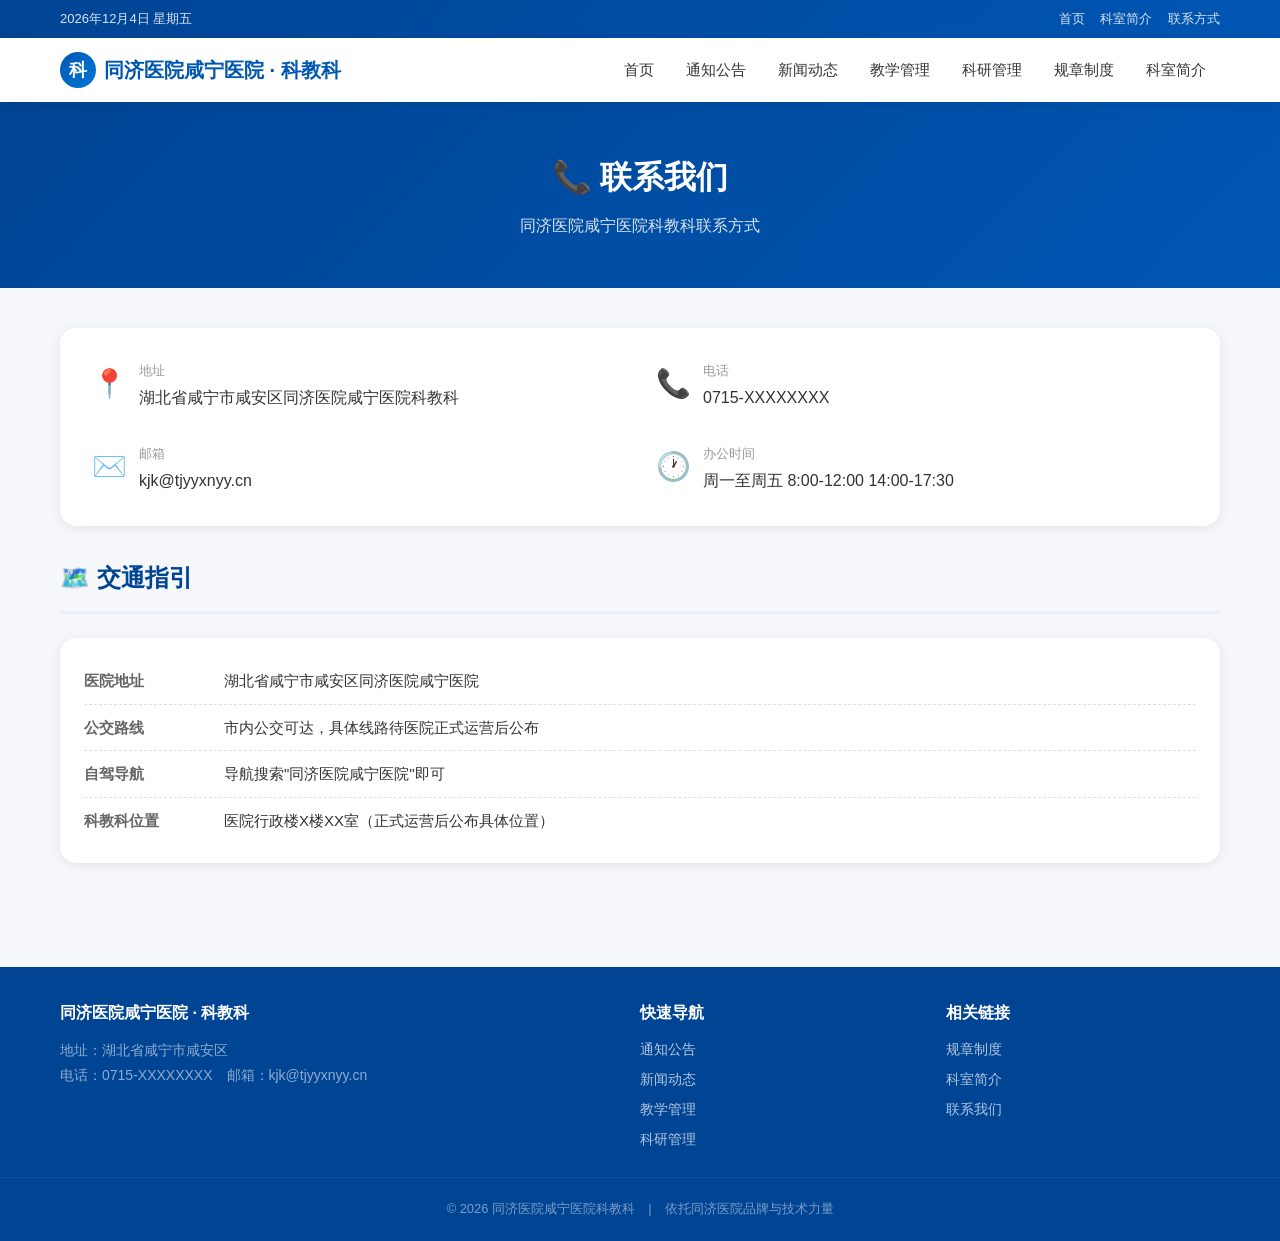
<file: contact.html>
<!DOCTYPE html>
<html lang="zh-CN">
<head>
    <meta charset="UTF-8">
    <meta name="viewport" content="width=device-width, initial-scale=1.0">
    <title>联系我们 | 同济医院咸宁医院科教科</title>
    <link rel="stylesheet" href="style.css">
</head>
<body>

    <div class="top-bar">
        <div class="container">
            <span class="date" id="currentDate"></span>
            <div class="quick-links">
                <a href="index.html">首页</a>
                <a href="about.html">科室简介</a>
                <a href="contact.html">联系方式</a>
            </div>
        </div>
    </div>

    <nav class="navbar">
        <div class="container">
            <a href="index.html" class="nav-brand">
                <span class="logo">科</span>
                <span>同济医院咸宁医院 · 科教科</span>
            </a>
            <ul class="nav-menu" id="navMenu">
                <li><a href="index.html">首页</a></li>
                <li><a href="notices.html">通知公告</a></li>
                <li><a href="news.html">新闻动态</a></li>
                <li><a href="teaching.html">教学管理</a></li>
                <li><a href="research.html">科研管理</a></li>
                <li><a href="regulations.html">规章制度</a></li>
                <li><a href="about.html">科室简介</a></li>
            </ul>
            <div class="nav-toggle" onclick="toggleNav()"><span></span><span></span><span></span></div>
        </div>
    </nav>

    <div class="page-banner">
        <div class="container">
            <h1>📞 联系我们</h1>
            <p>同济医院咸宁医院科教科联系方式</p>
        </div>
    </div>

    <div class="container">
        <div class="section">
            <div class="contact-card" id="deptContact"></div>

            <div class="section-header" style="margin-top:32px">
                <h2>🗺️ 交通指引</h2>
            </div>
            <div class="panel">
                <div class="panel-body">
                    <div class="info-row"><span class="info-label">医院地址</span><span class="info-value">湖北省咸宁市咸安区同济医院咸宁医院</span></div>
                    <div class="info-row"><span class="info-label">公交路线</span><span class="info-value">市内公交可达，具体线路待医院正式运营后公布</span></div>
                    <div class="info-row"><span class="info-label">自驾导航</span><span class="info-value">导航搜索"同济医院咸宁医院"即可</span></div>
                    <div class="info-row"><span class="info-label">科教科位置</span><span class="info-value">医院行政楼X楼XX室（正式运营后公布具体位置）</span></div>
                </div>
            </div>
        </div>
    </div>

    <button class="back-to-top" id="backToTop">&#8593;</button>

    <footer class="footer">
        <div class="container">
            <div>
                <h4>同济医院咸宁医院 · 科教科</h4>
                <p style="font-size:14px;opacity:.7;line-height:1.8">
                    地址：湖北省咸宁市咸安区<br>
                    电话：0715-XXXXXXXX　邮箱：kjk@tjyyxnyy.cn
                </p>
            </div>
            <div>
                <h4>快速导航</h4>
                <a href="notices.html">通知公告</a>
                <a href="news.html">新闻动态</a>
                <a href="teaching.html">教学管理</a>
                <a href="research.html">科研管理</a>
            </div>
            <div>
                <h4>相关链接</h4>
                <a href="regulations.html">规章制度</a>
                <a href="about.html">科室简介</a>
                <a href="contact.html">联系我们</a>
            </div>
        </div>
        <div class="footer-bottom">
            © 2026 同济医院咸宁医院科教科　|　依托同济医院品牌与技术力量
        </div>
    </footer>

    <script src="data.js"></script>
    <script src="common.js"></script>
</body>
</html>
</file>
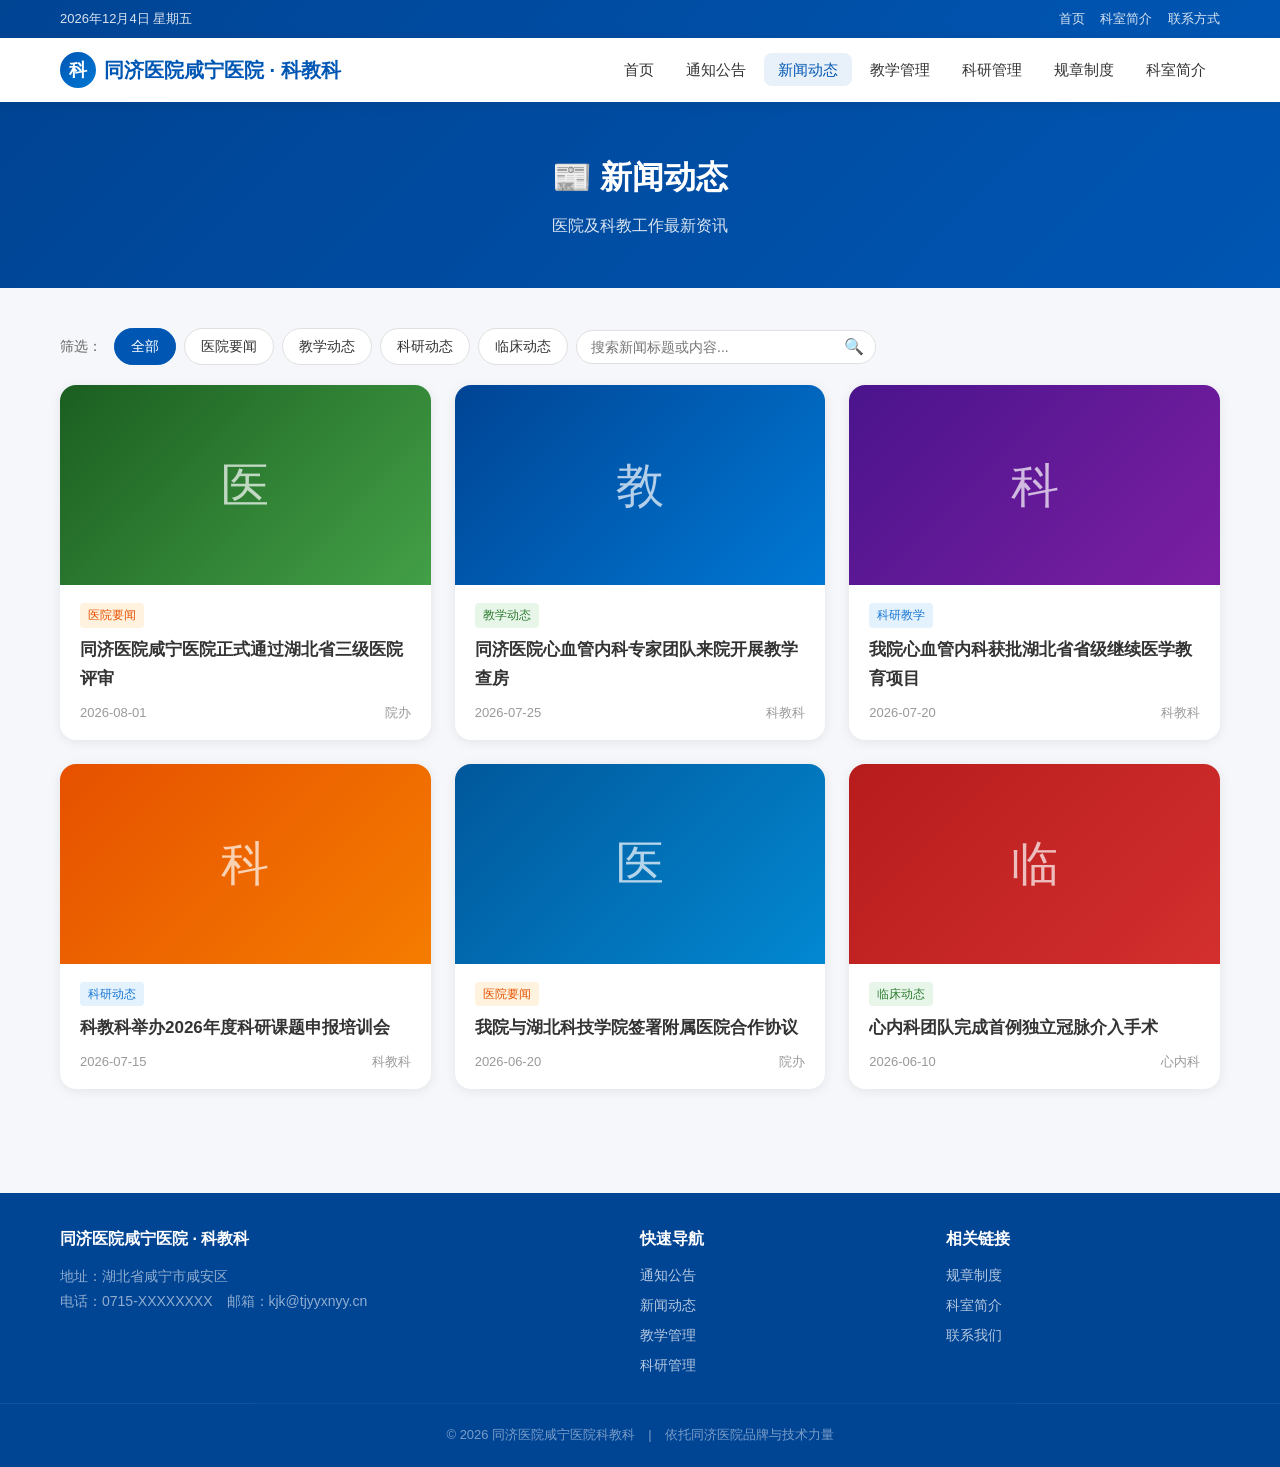
<file: news.html>
<!DOCTYPE html>
<html lang="zh-CN">
<head>
    <meta charset="UTF-8">
    <meta name="viewport" content="width=device-width, initial-scale=1.0">
    <title>新闻动态 | 同济医院咸宁医院科教科</title>
    <link rel="stylesheet" href="style.css">
</head>
<body data-type="news">

    <div class="top-bar">
        <div class="container">
            <span class="date" id="currentDate"></span>
            <div class="quick-links">
                <a href="index.html">首页</a>
                <a href="about.html">科室简介</a>
                <a href="contact.html">联系方式</a>
            </div>
        </div>
    </div>

    <nav class="navbar">
        <div class="container">
            <a href="index.html" class="nav-brand">
                <span class="logo">科</span>
                <span>同济医院咸宁医院 · 科教科</span>
            </a>
            <ul class="nav-menu" id="navMenu">
                <li><a href="index.html">首页</a></li>
                <li><a href="notices.html">通知公告</a></li>
                <li><a href="news.html">新闻动态</a></li>
                <li><a href="teaching.html">教学管理</a></li>
                <li><a href="research.html">科研管理</a></li>
                <li><a href="regulations.html">规章制度</a></li>
                <li><a href="about.html">科室简介</a></li>
            </ul>
            <div class="nav-toggle" onclick="toggleNav()"><span></span><span></span><span></span></div>
        </div>
    </nav>

    <div class="page-banner">
        <div class="container">
            <h1>📰 新闻动态</h1>
            <p>医院及科教工作最新资讯</p>
        </div>
    </div>

    <div class="container">
        <div class="section">
            <div class="filter-bar">
                <span class="filter-label">筛选：</span>
                <span class="filter-tag active" data-tag="全部">全部</span>
                <span class="filter-tag" data-tag="医院要闻">医院要闻</span>
                <span class="filter-tag" data-tag="教学动态">教学动态</span>
                <span class="filter-tag" data-tag="科研动态">科研动态</span>
                <span class="filter-tag" data-tag="临床动态">临床动态</span>
                <div class="search-box">
                    <input type="text" id="searchInput" placeholder="搜索新闻标题或内容...">
                    <span class="search-icon">&#128269;</span>
                </div>
            </div>

            <div class="grid-3" id="pagedList"></div>
            <div class="pagination" id="pagination"></div>
        </div>
    </div>

    <div class="modal-overlay" id="detailModal">
        <div class="modal">
            <div class="modal-header">
                <h2 id="modalTitle"></h2>
                <button class="modal-close" onclick="closeDetail()">&times;</button>
            </div>
            <div class="modal-meta" id="modalMeta"></div>
            <div class="modal-body" id="modalBody"></div>
        </div>
    </div>

    <button class="back-to-top" id="backToTop">&#8593;</button>

    <footer class="footer">
        <div class="container">
            <div>
                <h4>同济医院咸宁医院 · 科教科</h4>
                <p style="font-size:14px;opacity:.7;line-height:1.8">
                    地址：湖北省咸宁市咸安区<br>
                    电话：0715-XXXXXXXX　邮箱：kjk@tjyyxnyy.cn
                </p>
            </div>
            <div>
                <h4>快速导航</h4>
                <a href="notices.html">通知公告</a>
                <a href="news.html">新闻动态</a>
                <a href="teaching.html">教学管理</a>
                <a href="research.html">科研管理</a>
            </div>
            <div>
                <h4>相关链接</h4>
                <a href="regulations.html">规章制度</a>
                <a href="about.html">科室简介</a>
                <a href="contact.html">联系我们</a>
            </div>
        </div>
        <div class="footer-bottom">
            © 2026 同济医院咸宁医院科教科　|　依托同济医院品牌与技术力量
        </div>
    </footer>

    <script src="data.js"></script>
    <script src="common.js"></script>
    <script>
        document.addEventListener('DOMContentLoaded', () => {
            renderPagedList('news', '全部', '');
            initFilters('news');
        });
    </script>
</body>
</html>
</file>
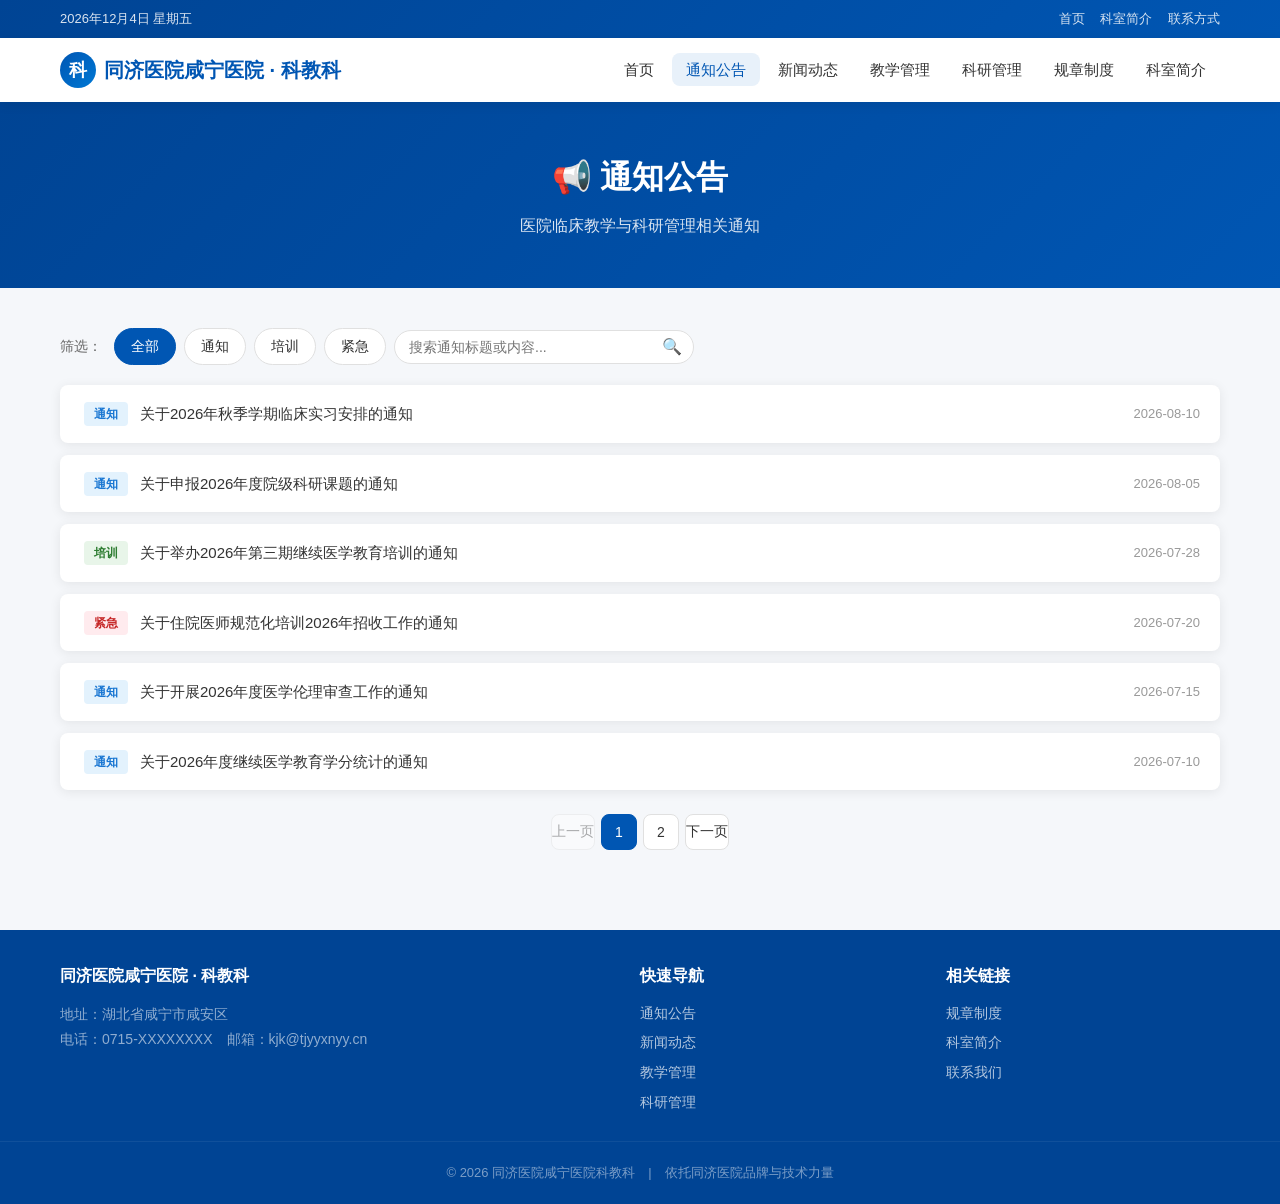
<file: notices.html>
<!DOCTYPE html>
<html lang="zh-CN">
<head>
    <meta charset="UTF-8">
    <meta name="viewport" content="width=device-width, initial-scale=1.0">
    <title>通知公告 | 同济医院咸宁医院科教科</title>
    <link rel="stylesheet" href="style.css">
</head>
<body data-type="notice">

    <div class="top-bar">
        <div class="container">
            <span class="date" id="currentDate"></span>
            <div class="quick-links">
                <a href="index.html">首页</a>
                <a href="about.html">科室简介</a>
                <a href="contact.html">联系方式</a>
            </div>
        </div>
    </div>

    <nav class="navbar">
        <div class="container">
            <a href="index.html" class="nav-brand">
                <span class="logo">科</span>
                <span>同济医院咸宁医院 · 科教科</span>
            </a>
            <ul class="nav-menu" id="navMenu">
                <li><a href="index.html">首页</a></li>
                <li><a href="notices.html">通知公告</a></li>
                <li><a href="news.html">新闻动态</a></li>
                <li><a href="teaching.html">教学管理</a></li>
                <li><a href="research.html">科研管理</a></li>
                <li><a href="regulations.html">规章制度</a></li>
                <li><a href="about.html">科室简介</a></li>
            </ul>
            <div class="nav-toggle" onclick="toggleNav()"><span></span><span></span><span></span></div>
        </div>
    </nav>

    <div class="page-banner">
        <div class="container">
            <h1>📢 通知公告</h1>
            <p>医院临床教学与科研管理相关通知</p>
        </div>
    </div>

    <div class="container">
        <div class="section">
            <!-- 筛选 + 搜索 -->
            <div class="filter-bar">
                <span class="filter-label">筛选：</span>
                <span class="filter-tag active" data-tag="全部">全部</span>
                <span class="filter-tag" data-tag="通知">通知</span>
                <span class="filter-tag" data-tag="培训">培训</span>
                <span class="filter-tag" data-tag="紧急">紧急</span>
                <div class="search-box">
                    <input type="text" id="searchInput" placeholder="搜索通知标题或内容...">
                    <span class="search-icon">&#128269;</span>
                </div>
            </div>

            <!-- 通知列表 -->
            <ul class="notice-list" id="pagedList"></ul>

            <!-- 分页 -->
            <div class="pagination" id="pagination"></div>
        </div>
    </div>

    <!-- 模态框 -->
    <div class="modal-overlay" id="detailModal">
        <div class="modal">
            <div class="modal-header">
                <h2 id="modalTitle"></h2>
                <button class="modal-close" onclick="closeDetail()">&times;</button>
            </div>
            <div class="modal-meta" id="modalMeta"></div>
            <div class="modal-body" id="modalBody"></div>
        </div>
    </div>

    <button class="back-to-top" id="backToTop">&#8593;</button>

    <footer class="footer">
        <div class="container">
            <div>
                <h4>同济医院咸宁医院 · 科教科</h4>
                <p style="font-size:14px;opacity:.7;line-height:1.8">
                    地址：湖北省咸宁市咸安区<br>
                    电话：0715-XXXXXXXX　邮箱：kjk@tjyyxnyy.cn
                </p>
            </div>
            <div>
                <h4>快速导航</h4>
                <a href="notices.html">通知公告</a>
                <a href="news.html">新闻动态</a>
                <a href="teaching.html">教学管理</a>
                <a href="research.html">科研管理</a>
            </div>
            <div>
                <h4>相关链接</h4>
                <a href="regulations.html">规章制度</a>
                <a href="about.html">科室简介</a>
                <a href="contact.html">联系我们</a>
            </div>
        </div>
        <div class="footer-bottom">
            © 2026 同济医院咸宁医院科教科　|　依托同济医院品牌与技术力量
        </div>
    </footer>

    <script src="data.js"></script>
    <script src="common.js"></script>
    <script>
        document.addEventListener('DOMContentLoaded', () => {
            renderPagedList('notice', '全部', '');
            initFilters('notice');
        });
    </script>
</body>
</html>
</file>
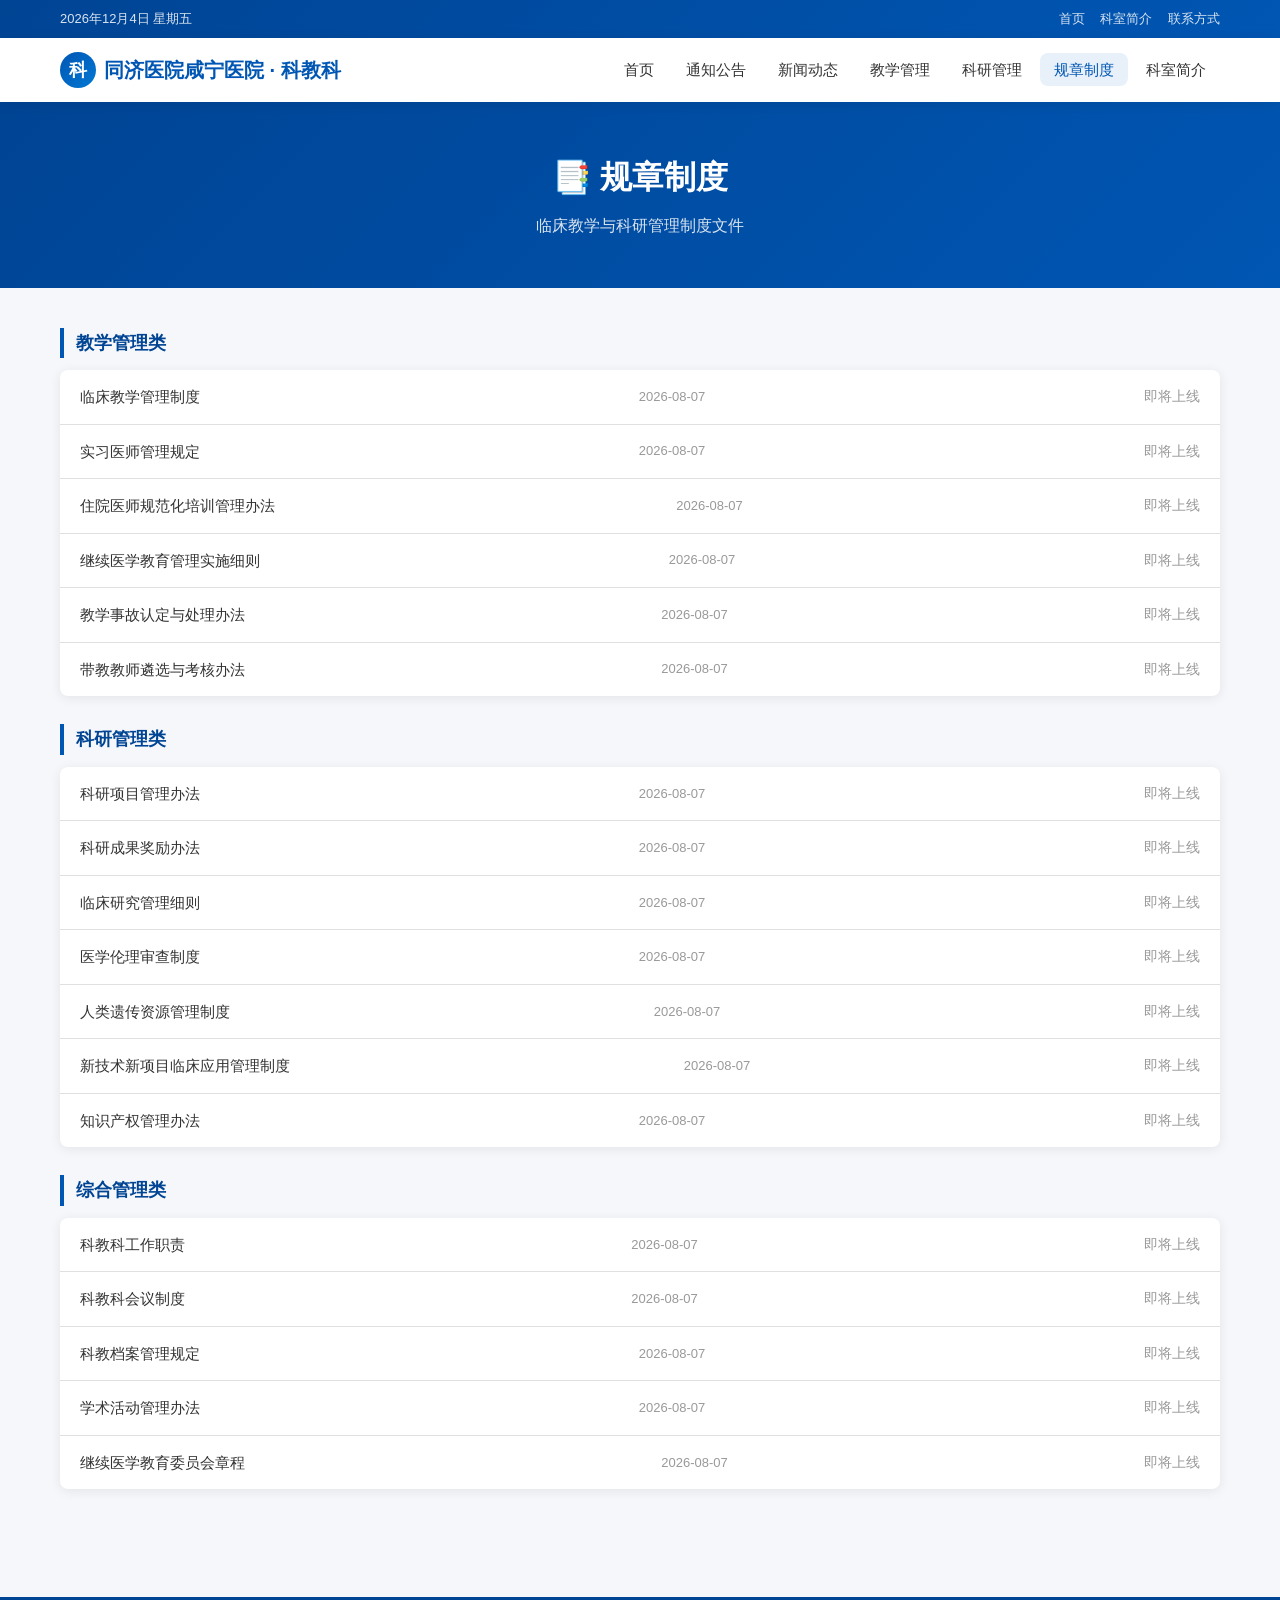
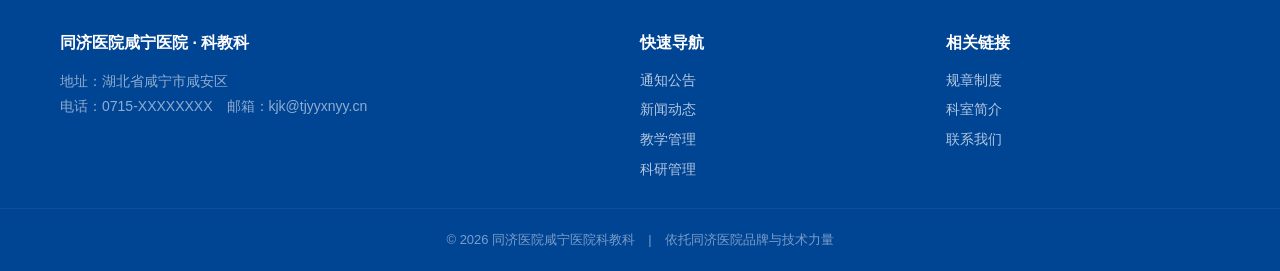
<file: regulations.html>
<!DOCTYPE html>
<html lang="zh-CN">
<head>
    <meta charset="UTF-8">
    <meta name="viewport" content="width=device-width, initial-scale=1.0">
    <title>规章制度 | 同济医院咸宁医院科教科</title>
    <link rel="stylesheet" href="style.css">
</head>
<body>

    <div class="top-bar">
        <div class="container">
            <span class="date" id="currentDate"></span>
            <div class="quick-links">
                <a href="index.html">首页</a>
                <a href="about.html">科室简介</a>
                <a href="contact.html">联系方式</a>
            </div>
        </div>
    </div>

    <nav class="navbar">
        <div class="container">
            <a href="index.html" class="nav-brand">
                <span class="logo">科</span>
                <span>同济医院咸宁医院 · 科教科</span>
            </a>
            <ul class="nav-menu" id="navMenu">
                <li><a href="index.html">首页</a></li>
                <li><a href="notices.html">通知公告</a></li>
                <li><a href="news.html">新闻动态</a></li>
                <li><a href="teaching.html">教学管理</a></li>
                <li><a href="research.html">科研管理</a></li>
                <li><a href="regulations.html">规章制度</a></li>
                <li><a href="about.html">科室简介</a></li>
            </ul>
            <div class="nav-toggle" onclick="toggleNav()"><span></span><span></span><span></span></div>
        </div>
    </nav>

    <div class="page-banner">
        <div class="container">
            <h1>📑 规章制度</h1>
            <p>临床教学与科研管理制度文件</p>
        </div>
    </div>

    <div class="container">
        <div class="section">
            <div id="regulationContainer"></div>
        </div>
    </div>

    <button class="back-to-top" id="backToTop">&#8593;</button>

    <footer class="footer">
        <div class="container">
            <div>
                <h4>同济医院咸宁医院 · 科教科</h4>
                <p style="font-size:14px;opacity:.7;line-height:1.8">
                    地址：湖北省咸宁市咸安区<br>
                    电话：0715-XXXXXXXX　邮箱：kjk@tjyyxnyy.cn
                </p>
            </div>
            <div>
                <h4>快速导航</h4>
                <a href="notices.html">通知公告</a>
                <a href="news.html">新闻动态</a>
                <a href="teaching.html">教学管理</a>
                <a href="research.html">科研管理</a>
            </div>
            <div>
                <h4>相关链接</h4>
                <a href="regulations.html">规章制度</a>
                <a href="about.html">科室简介</a>
                <a href="contact.html">联系我们</a>
            </div>
        </div>
        <div class="footer-bottom">
            © 2026 同济医院咸宁医院科教科　|　依托同济医院品牌与技术力量
        </div>
    </footer>

    <script src="data.js"></script>
    <script src="common.js"></script>
    <script>
        document.addEventListener('DOMContentLoaded', () => {
            renderRegulations('regulationContainer', regulations);
        });
    </script>
</body>
</html>
</file>
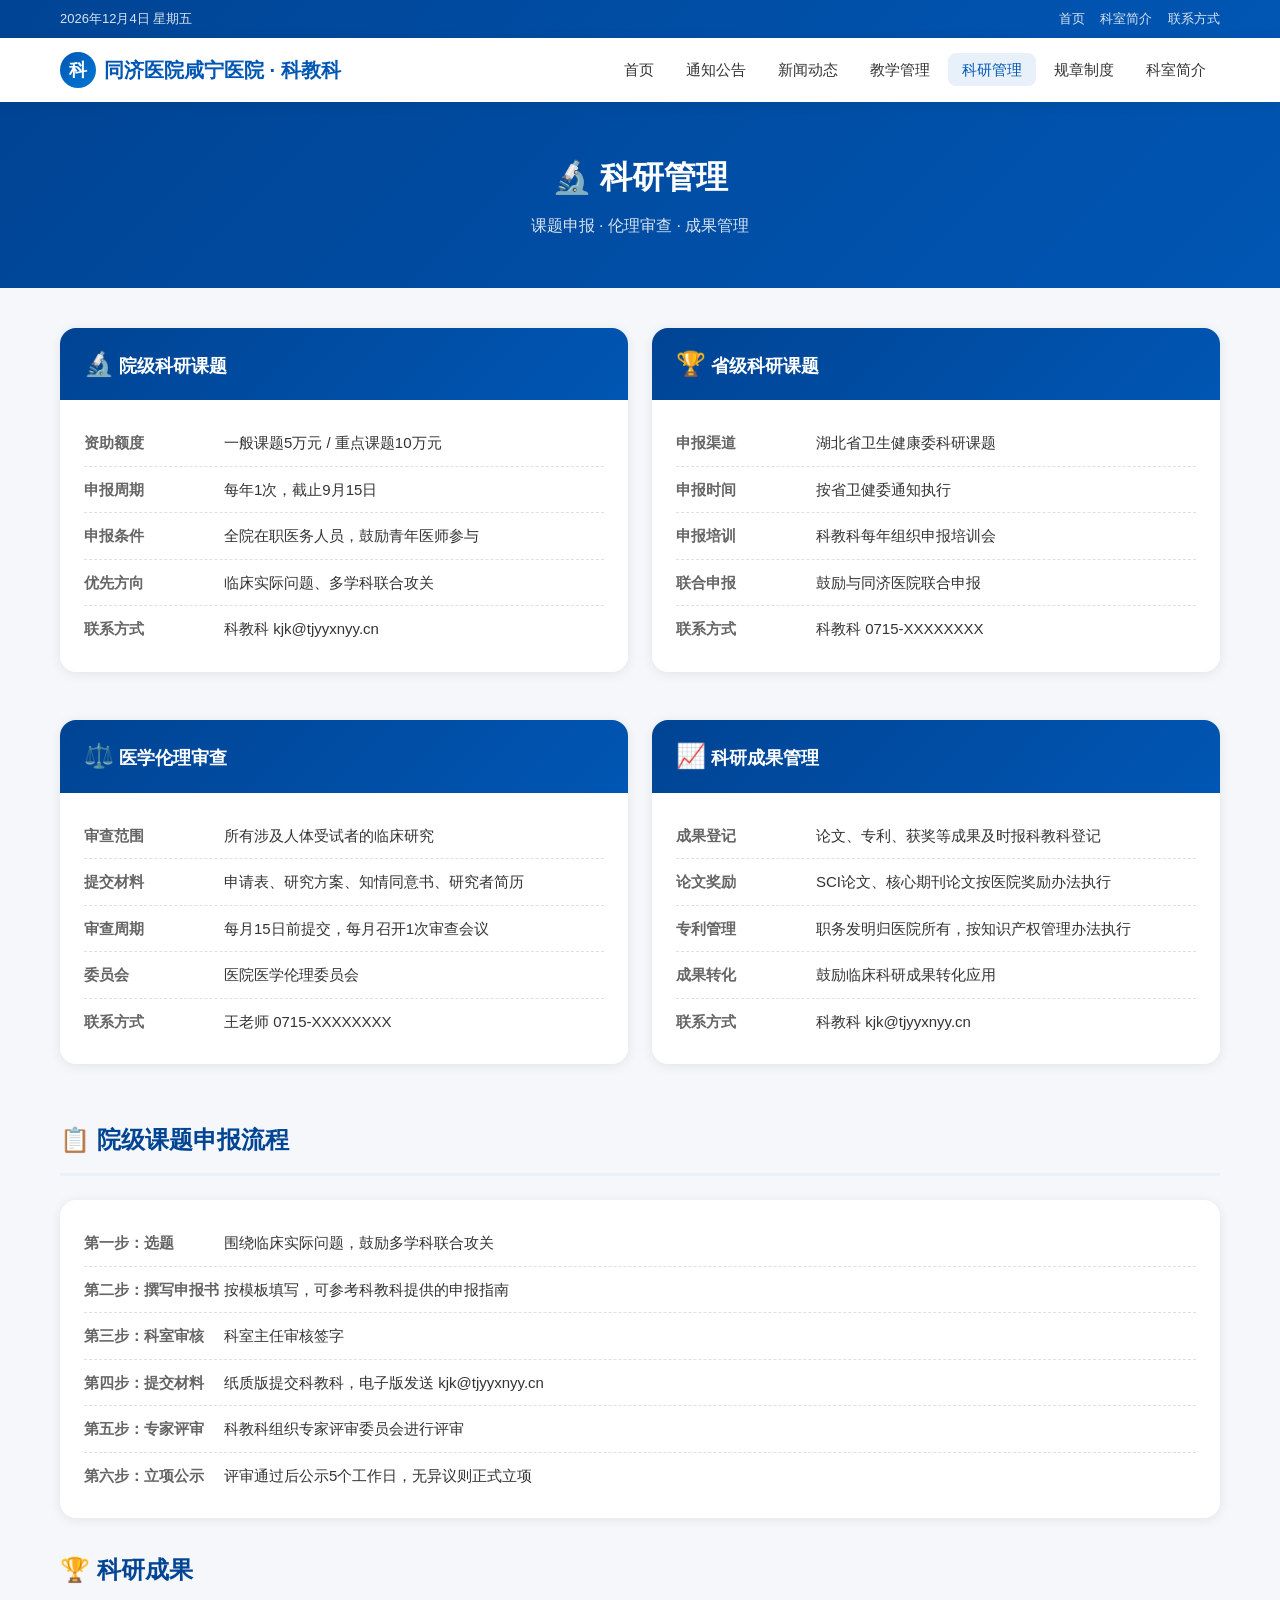
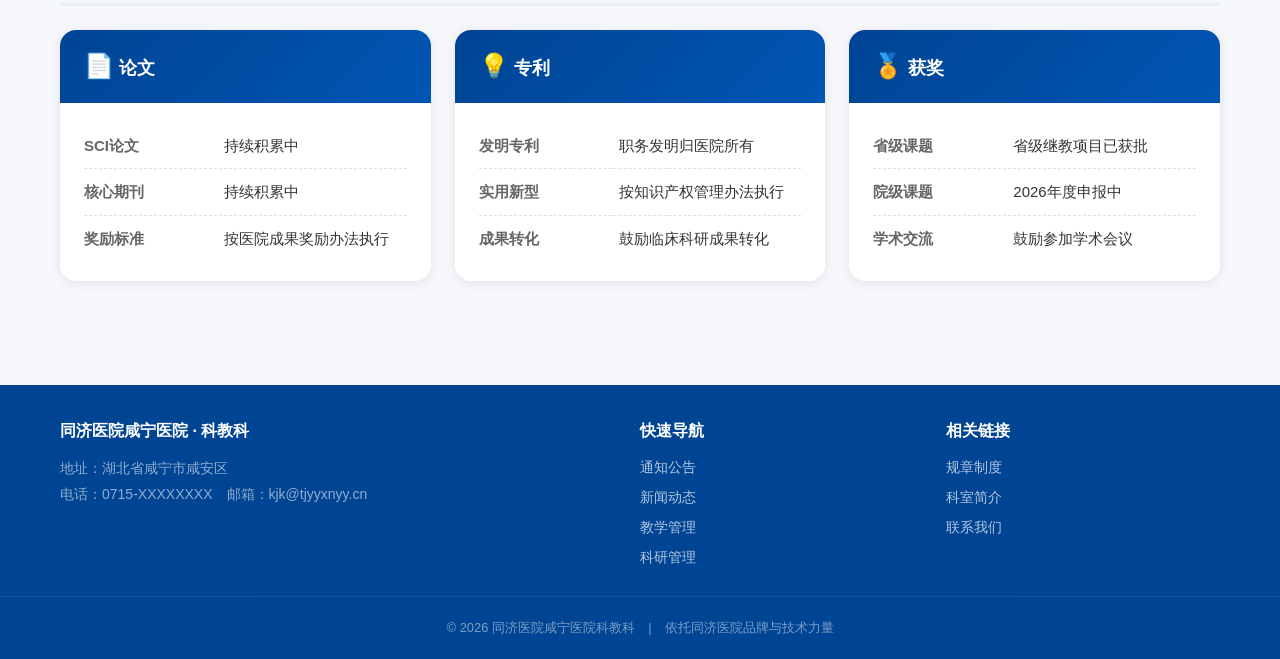
<file: research.html>
<!DOCTYPE html>
<html lang="zh-CN">
<head>
    <meta charset="UTF-8">
    <meta name="viewport" content="width=device-width, initial-scale=1.0">
    <title>科研管理 | 同济医院咸宁医院科教科</title>
    <link rel="stylesheet" href="style.css">
</head>
<body>

    <div class="top-bar">
        <div class="container">
            <span class="date" id="currentDate"></span>
            <div class="quick-links">
                <a href="index.html">首页</a>
                <a href="about.html">科室简介</a>
                <a href="contact.html">联系方式</a>
            </div>
        </div>
    </div>

    <nav class="navbar">
        <div class="container">
            <a href="index.html" class="nav-brand">
                <span class="logo">科</span>
                <span>同济医院咸宁医院 · 科教科</span>
            </a>
            <ul class="nav-menu" id="navMenu">
                <li><a href="index.html">首页</a></li>
                <li><a href="notices.html">通知公告</a></li>
                <li><a href="news.html">新闻动态</a></li>
                <li><a href="teaching.html">教学管理</a></li>
                <li><a href="research.html">科研管理</a></li>
                <li><a href="regulations.html">规章制度</a></li>
                <li><a href="about.html">科室简介</a></li>
            </ul>
            <div class="nav-toggle" onclick="toggleNav()"><span></span><span></span><span></span></div>
        </div>
    </nav>

    <div class="page-banner">
        <div class="container">
            <h1>🔬 科研管理</h1>
            <p>课题申报 · 伦理审查 · 成果管理</p>
        </div>
    </div>

    <div class="container">
        <div class="section">
            <!-- 科研板块 -->
            <div id="researchPanels" class="grid-2"></div>

            <!-- 科研流程 -->
            <div class="section-header" style="margin-top:32px">
                <h2>📋 院级课题申报流程</h2>
            </div>
            <div class="panel">
                <div class="panel-body">
                    <div class="info-row"><span class="info-label">第一步：选题</span><span class="info-value">围绕临床实际问题，鼓励多学科联合攻关</span></div>
                    <div class="info-row"><span class="info-label">第二步：撰写申报书</span><span class="info-value">按模板填写，可参考科教科提供的申报指南</span></div>
                    <div class="info-row"><span class="info-label">第三步：科室审核</span><span class="info-value">科室主任审核签字</span></div>
                    <div class="info-row"><span class="info-label">第四步：提交材料</span><span class="info-value">纸质版提交科教科，电子版发送 kjk@tjyyxnyy.cn</span></div>
                    <div class="info-row"><span class="info-label">第五步：专家评审</span><span class="info-value">科教科组织专家评审委员会进行评审</span></div>
                    <div class="info-row"><span class="info-label">第六步：立项公示</span><span class="info-value">评审通过后公示5个工作日，无异议则正式立项</span></div>
                </div>
            </div>

            <!-- 科研成果 -->
            <div class="section-header" style="margin-top:32px">
                <h2>🏆 科研成果</h2>
            </div>
            <div class="grid-3">
                <div class="panel">
                    <div class="panel-header"><h3><span class="panel-icon">📄</span> 论文</h3></div>
                    <div class="panel-body">
                        <div class="info-row"><span class="info-label">SCI论文</span><span class="info-value">持续积累中</span></div>
                        <div class="info-row"><span class="info-label">核心期刊</span><span class="info-value">持续积累中</span></div>
                        <div class="info-row"><span class="info-label">奖励标准</span><span class="info-value">按医院成果奖励办法执行</span></div>
                    </div>
                </div>
                <div class="panel">
                    <div class="panel-header"><h3><span class="panel-icon">💡</span> 专利</h3></div>
                    <div class="panel-body">
                        <div class="info-row"><span class="info-label">发明专利</span><span class="info-value">职务发明归医院所有</span></div>
                        <div class="info-row"><span class="info-label">实用新型</span><span class="info-value">按知识产权管理办法执行</span></div>
                        <div class="info-row"><span class="info-label">成果转化</span><span class="info-value">鼓励临床科研成果转化</span></div>
                    </div>
                </div>
                <div class="panel">
                    <div class="panel-header"><h3><span class="panel-icon">🏅</span> 获奖</h3></div>
                    <div class="panel-body">
                        <div class="info-row"><span class="info-label">省级课题</span><span class="info-value">省级继教项目已获批</span></div>
                        <div class="info-row"><span class="info-label">院级课题</span><span class="info-value">2026年度申报中</span></div>
                        <div class="info-row"><span class="info-label">学术交流</span><span class="info-value">鼓励参加学术会议</span></div>
                    </div>
                </div>
            </div>
        </div>
    </div>

    <button class="back-to-top" id="backToTop">&#8593;</button>

    <footer class="footer">
        <div class="container">
            <div>
                <h4>同济医院咸宁医院 · 科教科</h4>
                <p style="font-size:14px;opacity:.7;line-height:1.8">
                    地址：湖北省咸宁市咸安区<br>
                    电话：0715-XXXXXXXX　邮箱：kjk@tjyyxnyy.cn
                </p>
            </div>
            <div>
                <h4>快速导航</h4>
                <a href="notices.html">通知公告</a>
                <a href="news.html">新闻动态</a>
                <a href="teaching.html">教学管理</a>
                <a href="research.html">科研管理</a>
            </div>
            <div>
                <h4>相关链接</h4>
                <a href="regulations.html">规章制度</a>
                <a href="about.html">科室简介</a>
                <a href="contact.html">联系我们</a>
            </div>
        </div>
        <div class="footer-bottom">
            © 2026 同济医院咸宁医院科教科　|　依托同济医院品牌与技术力量
        </div>
    </footer>

    <script src="data.js"></script>
    <script src="common.js"></script>
    <script>
        document.addEventListener('DOMContentLoaded', () => {
            renderResearchPanels('researchPanels', researchItems);
        });
    </script>
</body>
</html>
</file>
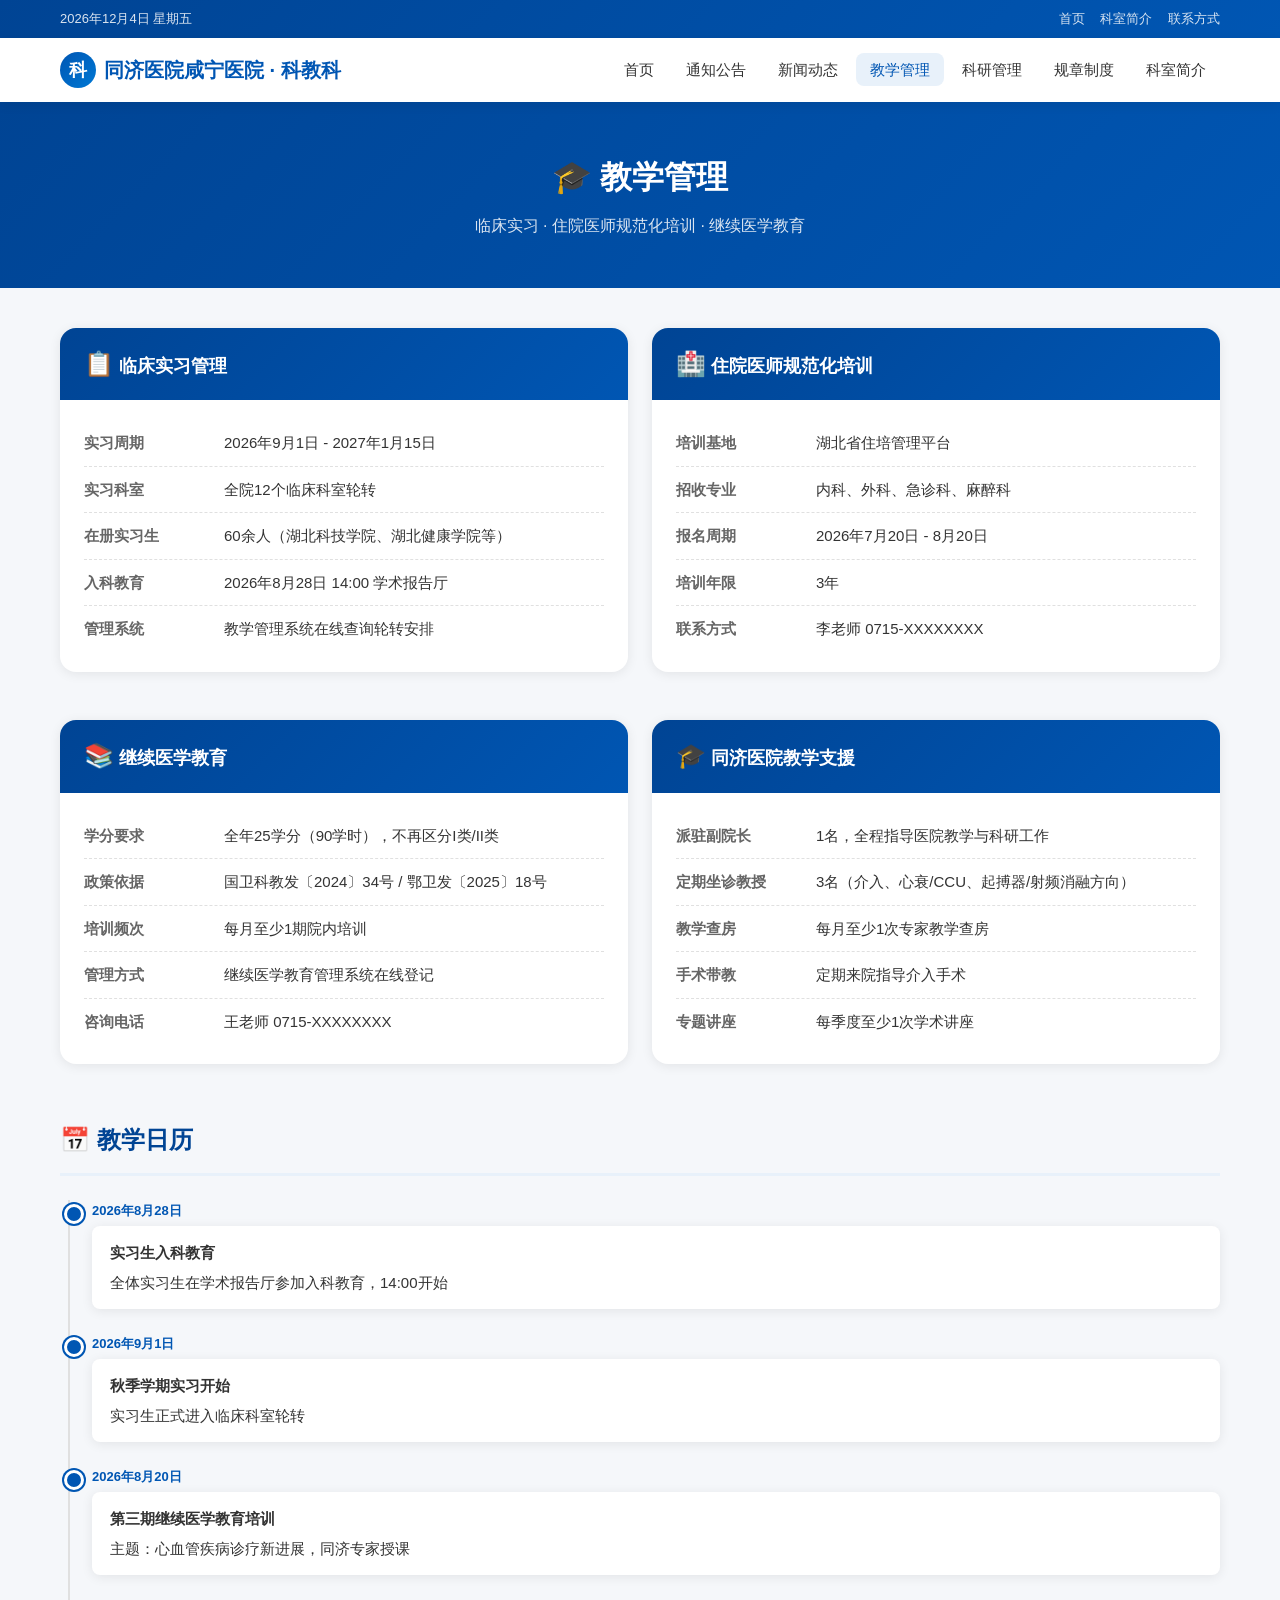
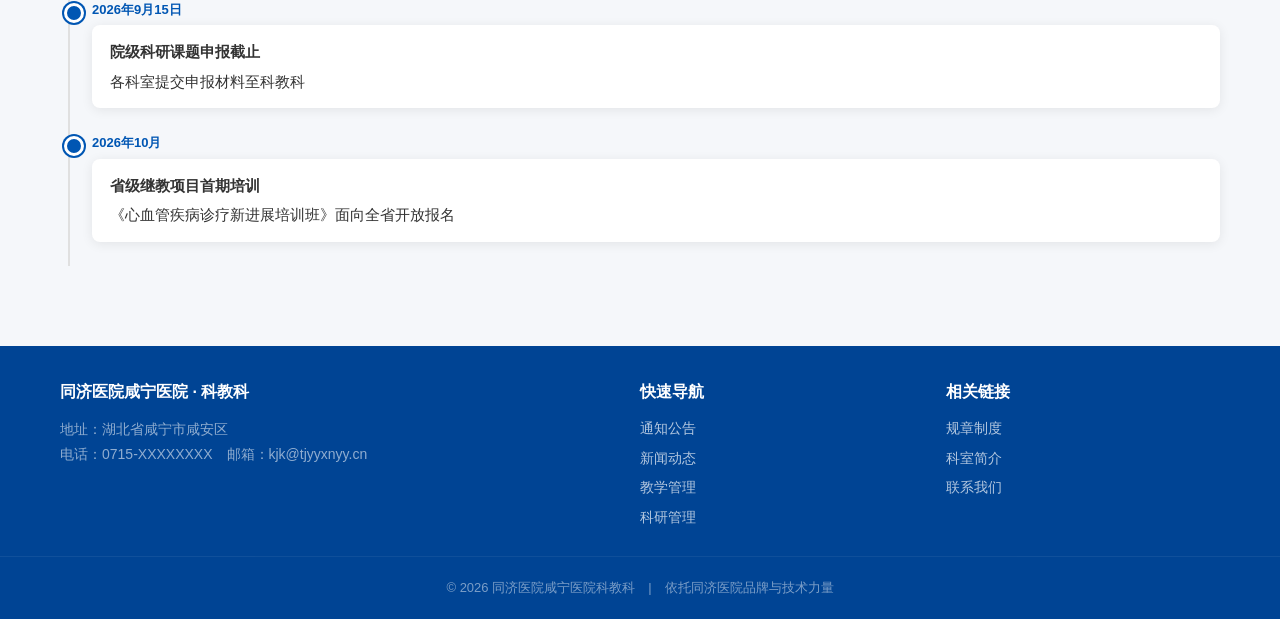
<file: teaching.html>
<!DOCTYPE html>
<html lang="zh-CN">
<head>
    <meta charset="UTF-8">
    <meta name="viewport" content="width=device-width, initial-scale=1.0">
    <title>教学管理 | 同济医院咸宁医院科教科</title>
    <link rel="stylesheet" href="style.css">
</head>
<body>

    <div class="top-bar">
        <div class="container">
            <span class="date" id="currentDate"></span>
            <div class="quick-links">
                <a href="index.html">首页</a>
                <a href="about.html">科室简介</a>
                <a href="contact.html">联系方式</a>
            </div>
        </div>
    </div>

    <nav class="navbar">
        <div class="container">
            <a href="index.html" class="nav-brand">
                <span class="logo">科</span>
                <span>同济医院咸宁医院 · 科教科</span>
            </a>
            <ul class="nav-menu" id="navMenu">
                <li><a href="index.html">首页</a></li>
                <li><a href="notices.html">通知公告</a></li>
                <li><a href="news.html">新闻动态</a></li>
                <li><a href="teaching.html">教学管理</a></li>
                <li><a href="research.html">科研管理</a></li>
                <li><a href="regulations.html">规章制度</a></li>
                <li><a href="about.html">科室简介</a></li>
            </ul>
            <div class="nav-toggle" onclick="toggleNav()"><span></span><span></span><span></span></div>
        </div>
    </nav>

    <div class="page-banner">
        <div class="container">
            <h1>🎓 教学管理</h1>
            <p>临床实习 · 住院医师规范化培训 · 继续医学教育</p>
        </div>
    </div>

    <div class="container">
        <div class="section">
            <!-- 教学板块 -->
            <div id="teachingPanels" class="grid-2"></div>

            <!-- 教学时间线 -->
            <div class="section-header" style="margin-top:32px">
                <h2>📅 教学日历</h2>
            </div>
            <div class="timeline">
                <div class="timeline-item">
                    <div class="timeline-date">2026年8月28日</div>
                    <div class="timeline-content">
                        <div class="timeline-title">实习生入科教育</div>
                        <p>全体实习生在学术报告厅参加入科教育，14:00开始</p>
                    </div>
                </div>
                <div class="timeline-item">
                    <div class="timeline-date">2026年9月1日</div>
                    <div class="timeline-content">
                        <div class="timeline-title">秋季学期实习开始</div>
                        <p>实习生正式进入临床科室轮转</p>
                    </div>
                </div>
                <div class="timeline-item">
                    <div class="timeline-date">2026年8月20日</div>
                    <div class="timeline-content">
                        <div class="timeline-title">第三期继续医学教育培训</div>
                        <p>主题：心血管疾病诊疗新进展，同济专家授课</p>
                    </div>
                </div>
                <div class="timeline-item">
                    <div class="timeline-date">2026年9月15日</div>
                    <div class="timeline-content">
                        <div class="timeline-title">院级科研课题申报截止</div>
                        <p>各科室提交申报材料至科教科</p>
                    </div>
                </div>
                <div class="timeline-item">
                    <div class="timeline-date">2026年10月</div>
                    <div class="timeline-content">
                        <div class="timeline-title">省级继教项目首期培训</div>
                        <p>《心血管疾病诊疗新进展培训班》面向全省开放报名</p>
                    </div>
                </div>
            </div>
        </div>
    </div>

    <button class="back-to-top" id="backToTop">&#8593;</button>

    <footer class="footer">
        <div class="container">
            <div>
                <h4>同济医院咸宁医院 · 科教科</h4>
                <p style="font-size:14px;opacity:.7;line-height:1.8">
                    地址：湖北省咸宁市咸安区<br>
                    电话：0715-XXXXXXXX　邮箱：kjk@tjyyxnyy.cn
                </p>
            </div>
            <div>
                <h4>快速导航</h4>
                <a href="notices.html">通知公告</a>
                <a href="news.html">新闻动态</a>
                <a href="teaching.html">教学管理</a>
                <a href="research.html">科研管理</a>
            </div>
            <div>
                <h4>相关链接</h4>
                <a href="regulations.html">规章制度</a>
                <a href="about.html">科室简介</a>
                <a href="contact.html">联系我们</a>
            </div>
        </div>
        <div class="footer-bottom">
            © 2026 同济医院咸宁医院科教科　|　依托同济医院品牌与技术力量
        </div>
    </footer>

    <script src="data.js"></script>
    <script src="common.js"></script>
    <script>
        document.addEventListener('DOMContentLoaded', () => {
            renderTeachingPanels('teachingPanels', teachingItems);
        });
    </script>
</body>
</html>
</file>
<file: style.css>
/* ===== 基础重置 ===== */
*{margin:0;padding:0;box-sizing:border-box}
:root{
    --primary:#0056b3;--primary-light:#0078d4;--primary-dark:#004494;
    --accent:#e8f1fa;--text:#333;--text-light:#666;--text-lighter:#999;
    --bg:#f5f7fa;--white:#fff;--border:#e0e0e0;--shadow:0 2px 12px rgba(0,0,0,.08);
    --shadow-lg:0 4px 24px rgba(0,0,0,.12);--radius:8px;--radius-lg:16px;
    --transition:all .3s ease;--header-h:64px;--max-w:1200px;
}
html{scroll-behavior:smooth}
body{font-family:"Microsoft YaHei","PingFang SC","Helvetica Neue",Arial,sans-serif;background:var(--bg);color:var(--text);line-height:1.7;font-size:15px}
a{text-decoration:none;color:var(--primary);transition:color .2s}
a:hover{color:var(--primary-dark)}
ul{list-style:none}
img{max-width:100%;display:block}
.container{max-width:var(--max-w);margin:0 auto;padding:0 20px}

/* ===== 顶部栏 ===== */
.top-bar{background:linear-gradient(135deg,var(--primary-dark),var(--primary));color:#fff;padding:8px 0;font-size:13px}
.top-bar .container{display:flex;justify-content:space-between;align-items:center;flex-wrap:wrap;gap:6px}
.top-bar .date{opacity:.85}
.top-bar .quick-links a{color:#fff;opacity:.85;margin-left:12px}
.top-bar .quick-links a:hover{opacity:1}

/* ===== 导航 ===== */
.navbar{background:#fff;box-shadow:var(--shadow);position:sticky;top:0;z-index:1000;height:var(--header-h);display:flex;align-items:center}
.navbar .container{display:flex;justify-content:space-between;align-items:center;width:100%}
.nav-brand{font-size:20px;font-weight:700;color:var(--primary);display:flex;align-items:center;gap:8px;white-space:nowrap}
.nav-brand .logo{width:36px;height:36px;background:linear-gradient(135deg,var(--primary),var(--primary-light));border-radius:50%;display:flex;align-items:center;justify-content:center;color:#fff;font-size:18px;font-weight:700;flex-shrink:0}
.nav-menu{display:flex;gap:4px}
.nav-menu a{padding:8px 14px;border-radius:var(--radius);color:var(--text);font-size:15px;transition:var(--transition);font-weight:500}
.nav-menu a:hover,.nav-menu a.active{background:var(--accent);color:var(--primary)}
.nav-toggle{display:none;flex-direction:column;gap:5px;cursor:pointer;padding:6px}
.nav-toggle span{width:24px;height:2px;background:var(--primary);transition:var(--transition);border-radius:2px}
.nav-toggle.active span:nth-child(1){transform:rotate(45deg) translate(5px,6px)}
.nav-toggle.active span:nth-child(2){opacity:0}
.nav-toggle.active span:nth-child(3){transform:rotate(-45deg) translate(5px,-6px)}

/* ===== Hero 轮播 ===== */
.hero{position:relative;height:420px;overflow:hidden;background:var(--primary-dark)}
.hero-slide{position:absolute;inset:0;display:flex;align-items:center;justify-content:center;opacity:0;transition:opacity 1s ease-in-out;text-align:center;color:#fff;padding:20px}
.hero-slide.active{opacity:1}
.hero-slide .slide-bg{position:absolute;inset:0;z-index:0}
.hero-slide .slide-content{position:relative;z-index:2;max-width:800px}
.hero-slide h2{font-size:36px;margin-bottom:12px;text-shadow:0 2px 8px rgba(0,0,0,.4)}
.hero-slide p{font-size:18px;opacity:.9;text-shadow:0 1px 4px rgba(0,0,0,.4)}
.hero-dots{position:absolute;bottom:20px;left:50%;transform:translateX(-50%);display:flex;gap:10px;z-index:3}
.hero-dots .dot{width:12px;height:12px;border-radius:50%;background:rgba(255,255,255,.4);cursor:pointer;transition:var(--transition)}
.hero-dots .dot.active{background:#fff;width:30px;border-radius:6px}
.hero-arrow{position:absolute;top:50%;transform:translateY(-50%);width:44px;height:44px;border-radius:50%;background:rgba(255,255,255,.2);border:none;color:#fff;font-size:24px;cursor:pointer;z-index:3;transition:var(--transition);display:flex;align-items:center;justify-content:center}
.hero-arrow:hover{background:rgba(255,255,255,.35)}
.hero-arrow.prev{left:20px}
.hero-arrow.next{right:20px}

/* ===== 通用 Section ===== */
.section{padding:40px 0}
.section-header{display:flex;justify-content:space-between;align-items:flex-end;margin-bottom:24px;padding-bottom:12px;border-bottom:3px solid var(--accent)}
.section-header h2{font-size:24px;color:var(--primary-dark)}
.section-header .more{font-size:14px;color:var(--primary)}
.section-header .more:hover{text-decoration:underline}
.grid-2{display:grid;grid-template-columns:1fr 1fr;gap:24px}
.grid-3{display:grid;grid-template-columns:repeat(3,1fr);gap:24px}
.grid-4{display:grid;grid-template-columns:repeat(4,1fr);gap:20px}

/* ===== 通知公告卡片 ===== */
.notice-list li{background:#fff;border-radius:var(--radius);padding:16px 20px;margin-bottom:12px;box-shadow:var(--shadow);transition:var(--transition);cursor:pointer;display:flex;align-items:center;gap:12px;border-left:4px solid transparent}
.notice-list li:hover{box-shadow:var(--shadow-lg);border-left-color:var(--primary);transform:translateX(4px)}
.notice-list .item-tag{display:inline-block;padding:2px 10px;border-radius:4px;font-size:12px;font-weight:600;white-space:nowrap;flex-shrink:0}
.item-tag.notice{background:#e3f2fd;color:#1976d2}
.item-tag.urgent{background:#ffebee;color:#c62828}
.item-tag.training{background:#e8f5e9;color:#2e7d32}
.item-tag.news{background:#fff3e0;color:#e65100}
.notice-list .item-title{flex:1;font-size:15px;overflow:hidden;text-overflow:ellipsis;white-space:nowrap}
.notice-list .item-date{color:var(--text-lighter);font-size:13px;white-space:nowrap}

/* ===== 新闻卡片 ===== */
.news-card{background:#fff;border-radius:var(--radius-lg);overflow:hidden;box-shadow:var(--shadow);transition:var(--transition);cursor:pointer}
.news-card:hover{box-shadow:var(--shadow-lg);transform:translateY(-4px)}
.news-card .card-img{width:100%;height:200px;overflow:hidden;position:relative}
.news-card .card-img .placeholder{width:100%;height:100%;display:flex;align-items:center;justify-content:center;font-size:48px;color:rgba(255,255,255,.7)}
.news-card .card-body{padding:16px 20px}
.news-card .card-tag{display:inline-block;padding:2px 8px;border-radius:4px;font-size:12px;margin-bottom:8px}
.news-card .card-title{font-size:17px;font-weight:600;color:var(--text);margin-bottom:8px;display:-webkit-box;-webkit-line-clamp:2;-webkit-box-orient:vertical;overflow:hidden}
.news-card .card-meta{display:flex;justify-content:space-between;align-items:center;font-size:13px;color:var(--text-lighter)}

/* ===== 数据统计 ===== */
.stats-bar{display:grid;grid-template-columns:repeat(4,1fr);gap:20px;padding:32px 0;background:linear-gradient(135deg,var(--primary-dark),var(--primary));color:#fff;border-radius:var(--radius-lg);margin:32px 0}
.stat-item{text-align:center}
.stat-item .stat-num{font-size:36px;font-weight:700;margin-bottom:4px}
.stat-item .stat-label{font-size:14px;opacity:.85}

/* ===== 快捷入口 ===== */
.quick-grid{display:grid;grid-template-columns:repeat(4,1fr);gap:16px;margin:32px 0}
.quick-card{background:#fff;border-radius:var(--radius);padding:24px;text-align:center;box-shadow:var(--shadow);transition:var(--transition);cursor:pointer;border-top:3px solid transparent}
.quick-card:hover{box-shadow:var(--shadow-lg);border-top-color:var(--primary);transform:translateY(-2px)}
.quick-card .icon{font-size:36px;margin-bottom:8px}
.quick-card .title{font-size:16px;font-weight:600;color:var(--text)}
.quick-card .desc{font-size:13px;color:var(--text-light);margin-top:4px}

/* ===== 分页 ===== */
.pagination{display:flex;justify-content:center;gap:6px;margin-top:24px;flex-wrap:wrap}
.pagination button{min-width:36px;height:36px;border:1px solid var(--border);background:#fff;border-radius:var(--radius);cursor:pointer;font-size:14px;color:var(--text);transition:var(--transition)}
.pagination button:hover:not(:disabled){border-color:var(--primary);color:var(--primary)}
.pagination button.active{background:var(--primary);color:#fff;border-color:var(--primary)}
.pagination button:disabled{opacity:.4;cursor:not-allowed}

/* ===== 筛选标签 ===== */
.filter-bar{display:flex;gap:8px;flex-wrap:wrap;margin-bottom:20px;align-items:center}
.filter-bar .filter-label{font-size:14px;color:var(--text-light);margin-right:4px}
.filter-tag{padding:6px 16px;border:1px solid var(--border);border-radius:20px;background:#fff;cursor:pointer;font-size:14px;transition:var(--transition);color:var(--text)}
.filter-tag:hover{border-color:var(--primary);color:var(--primary)}
.filter-tag.active{background:var(--primary);color:#fff;border-color:var(--primary)}

/* ===== 搜索框 ===== */
.search-box{position:relative;max-width:300px;flex:1}
.search-box input{width:100%;padding:8px 36px 8px 14px;border:1px solid var(--border);border-radius:20px;font-size:14px;outline:none;transition:var(--transition)}
.search-box input:focus{border-color:var(--primary);box-shadow:0 0 0 3px rgba(0,86,179,.1)}
.search-box .search-icon{position:absolute;right:12px;top:50%;transform:translateY(-50%);color:var(--text-lighter);font-size:16px;pointer-events:none}

/* ===== 详情模态框 ===== */
.modal-overlay{position:fixed;inset:0;background:rgba(0,0,0,.6);z-index:2000;display:none;align-items:flex-start;justify-content:center;padding:40px 20px;overflow-y:auto}
.modal-overlay.active{display:flex}
.modal{background:#fff;border-radius:var(--radius-lg);max-width:800px;width:100%;margin:auto;box-shadow:var(--shadow-lg);animation:modalIn .3s ease}
@keyframes modalIn{from{opacity:0;transform:translateY(20px)}to{opacity:1;transform:translateY(0)}}
.modal-header{padding:20px 28px;border-bottom:1px solid var(--border);display:flex;justify-content:space-between;align-items:flex-start;gap:16px}
.modal-header h2{font-size:22px;color:var(--text);line-height:1.4;flex:1}
.modal-close{width:32px;height:32px;border:none;background:var(--bg);border-radius:50%;font-size:18px;cursor:pointer;color:var(--text-light);transition:var(--transition);flex-shrink:0}
.modal-close:hover{background:#ffebee;color:#c62828}
.modal-meta{padding:12px 28px;font-size:13px;color:var(--text-lighter);border-bottom:1px solid var(--border);display:flex;gap:20px;flex-wrap:wrap}
.modal-body{padding:24px 28px;font-size:15px;line-height:1.8;color:var(--text)}
.modal-body p{margin-bottom:12px}
.modal-body img{border-radius:var(--radius);margin:16px 0;box-shadow:var(--shadow)}
.modal-body h3{margin:20px 0 10px;color:var(--primary-dark)}
.modal-body .attachment{display:inline-flex;align-items:center;gap:8px;padding:8px 16px;background:var(--accent);border-radius:var(--radius);color:var(--primary);margin-top:12px;transition:var(--transition)}
.modal-body .attachment:hover{background:var(--primary);color:#fff}

/* ===== 教学管理板块 ===== */
.panel{background:#fff;border-radius:var(--radius-lg);overflow:hidden;box-shadow:var(--shadow);margin-bottom:24px}
.panel-header{background:linear-gradient(135deg,var(--primary-dark),var(--primary));color:#fff;padding:16px 24px;display:flex;justify-content:space-between;align-items:center}
.panel-header h3{font-size:18px;font-weight:600}
.panel-header .panel-icon{font-size:24px}
.panel-body{padding:20px 24px}
.panel-body .info-row{display:flex;padding:10px 0;border-bottom:1px dashed var(--border)}
.panel-body .info-row:last-child{border-bottom:none}
.panel-body .info-label{width:140px;font-weight:600;color:var(--text-light);flex-shrink:0}
.panel-body .info-value{flex:1;color:var(--text)}

/* ===== 时间线 ===== */
.timeline{position:relative;padding-left:32px}
.timeline::before{content:'';position:absolute;left:8px;top:0;bottom:0;width:2px;background:var(--border)}
.timeline-item{position:relative;padding-bottom:24px}
.timeline-item::before{content:'';position:absolute;left:-28px;top:4px;width:14px;height:14px;border-radius:50%;background:var(--primary);border:3px solid #fff;box-shadow:0 0 0 2px var(--primary)}
.timeline-item .timeline-date{font-size:13px;color:var(--primary);font-weight:600;margin-bottom:4px}
.timeline-item .timeline-content{background:#fff;border-radius:var(--radius);padding:14px 18px;box-shadow:var(--shadow)}
.timeline-item .timeline-title{font-weight:600;margin-bottom:4px}

/* ===== 规章制度列表 ===== */
.reg-category{margin-bottom:28px}
.reg-category h3{font-size:18px;color:var(--primary-dark);margin-bottom:12px;padding-left:12px;border-left:4px solid var(--primary)}
.reg-list{background:#fff;border-radius:var(--radius);overflow:hidden;box-shadow:var(--shadow)}
.reg-list li{padding:14px 20px;border-bottom:1px solid var(--border);display:flex;justify-content:space-between;align-items:center;transition:var(--transition)}
.reg-list li:last-child{border-bottom:none}
.reg-list li:hover{background:var(--accent)}
.reg-list .reg-name{font-weight:500}
.reg-list .reg-meta{font-size:13px;color:var(--text-lighter)}
.reg-list .reg-link{color:var(--primary);font-size:14px}

/* ===== 团队卡片 ===== */
.team-card{background:#fff;border-radius:var(--radius-lg);overflow:hidden;box-shadow:var(--shadow);transition:var(--transition);text-align:center}
.team-card:hover{box-shadow:var(--shadow-lg);transform:translateY(-4px)}
.team-card .avatar{width:120px;height:120px;border-radius:50%;margin:24px auto 12px;display:flex;align-items:center;justify-content:center;font-size:48px;color:#fff;font-weight:700}
.team-card .team-name{font-size:18px;font-weight:600;margin-bottom:4px}
.team-card .team-role{font-size:14px;color:var(--primary);margin-bottom:8px}
.team-card .team-desc{font-size:13px;color:var(--text-light);padding:0 20px 20px}

/* ===== 联系方式 ===== */
.contact-card{background:#fff;border-radius:var(--radius-lg);padding:32px;box-shadow:var(--shadow);display:grid;grid-template-columns:1fr 1fr;gap:32px}
.contact-item{display:flex;align-items:flex-start;gap:12px}
.contact-item .icon{font-size:28px;flex-shrink:0}
.contact-item .label{font-size:13px;color:var(--text-lighter);margin-bottom:2px}
.contact-item .value{font-size:16px;font-weight:500}

/* ===== 回到顶部 ===== */
.back-to-top{position:fixed;bottom:30px;right:30px;width:44px;height:44px;border-radius:50%;background:var(--primary);color:#fff;border:none;font-size:20px;cursor:pointer;box-shadow:var(--shadow-lg);transition:var(--transition);opacity:0;visibility:hidden;z-index:999}
.back-to-top.visible{opacity:1;visibility:visible}
.back-to-top:hover{background:var(--primary-dark);transform:translateY(-4px)}

/* ===== 页脚 ===== */
.footer{background:var(--primary-dark);color:rgba(255,255,255,.8);padding:32px 0 20px;margin-top:40px}
.footer .container{display:grid;grid-template-columns:2fr 1fr 1fr;gap:32px}
.footer h4{color:#fff;font-size:16px;margin-bottom:12px}
.footer a{color:rgba(255,255,255,.7);font-size:14px;display:block;margin-bottom:6px}
.footer a:hover{color:#fff}
.footer-bottom{text-align:center;padding-top:20px;margin-top:20px;border-top:1px solid rgba(255,255,255,.1);font-size:13px;opacity:.6}

/* ===== 空状态 ===== */
.empty-state{text-align:center;padding:48px 20px;color:var(--text-lighter)}
.empty-state .icon{font-size:48px;margin-bottom:12px}
.empty-state p{font-size:15px}

/* ===== 页面标题 ===== */
.page-banner{background:linear-gradient(135deg,var(--primary-dark),var(--primary));color:#fff;padding:48px 0;text-align:center}
.page-banner h1{font-size:32px;margin-bottom:8px}
.page-banner p{font-size:16px;opacity:.85}

/* ===== 响应式 ===== */
@media(max-width:900px){
    .grid-3,.grid-4{grid-template-columns:repeat(2,1fr)}
    .stats-bar{grid-template-columns:repeat(2,1fr)}
    .quick-grid{grid-template-columns:repeat(2,1fr)}
    .contact-card{grid-template-columns:1fr}
    .footer .container{grid-template-columns:1fr}
}
@media(max-width:768px){
    .nav-menu{display:none;position:fixed;top:var(--header-h);left:0;right:0;background:#fff;flex-direction:column;padding:12px;box-shadow:var(--shadow-lg);gap:0}
    .nav-menu.active{display:flex}
    .nav-menu a{padding:12px 16px;border-radius:0}
    .nav-menu a:hover{background:var(--accent)}
    .nav-toggle{display:flex}
    .hero{height:300px}
    .hero-slide h2{font-size:24px}
    .hero-slide p{font-size:14px}
    .grid-2,.grid-3,.grid-4{grid-template-columns:1fr}
    .stats-bar{grid-template-columns:repeat(2,1fr);padding:20px 0}
    .stat-item .stat-num{font-size:28px}
    .quick-grid{grid-template-columns:repeat(2,1fr)}
    .panel-body .info-row{flex-direction:column}
    .panel-body .info-label{width:auto;margin-bottom:2px}
    .modal{margin:0;border-radius:0;min-height:100vh}
    .modal-overlay{padding:0}
    .section-header{flex-direction:column;align-items:flex-start;gap:8px}
    .page-banner h1{font-size:24px}
    .page-banner p{font-size:14px}
    .hero-arrow{display:none}
}
</file>
